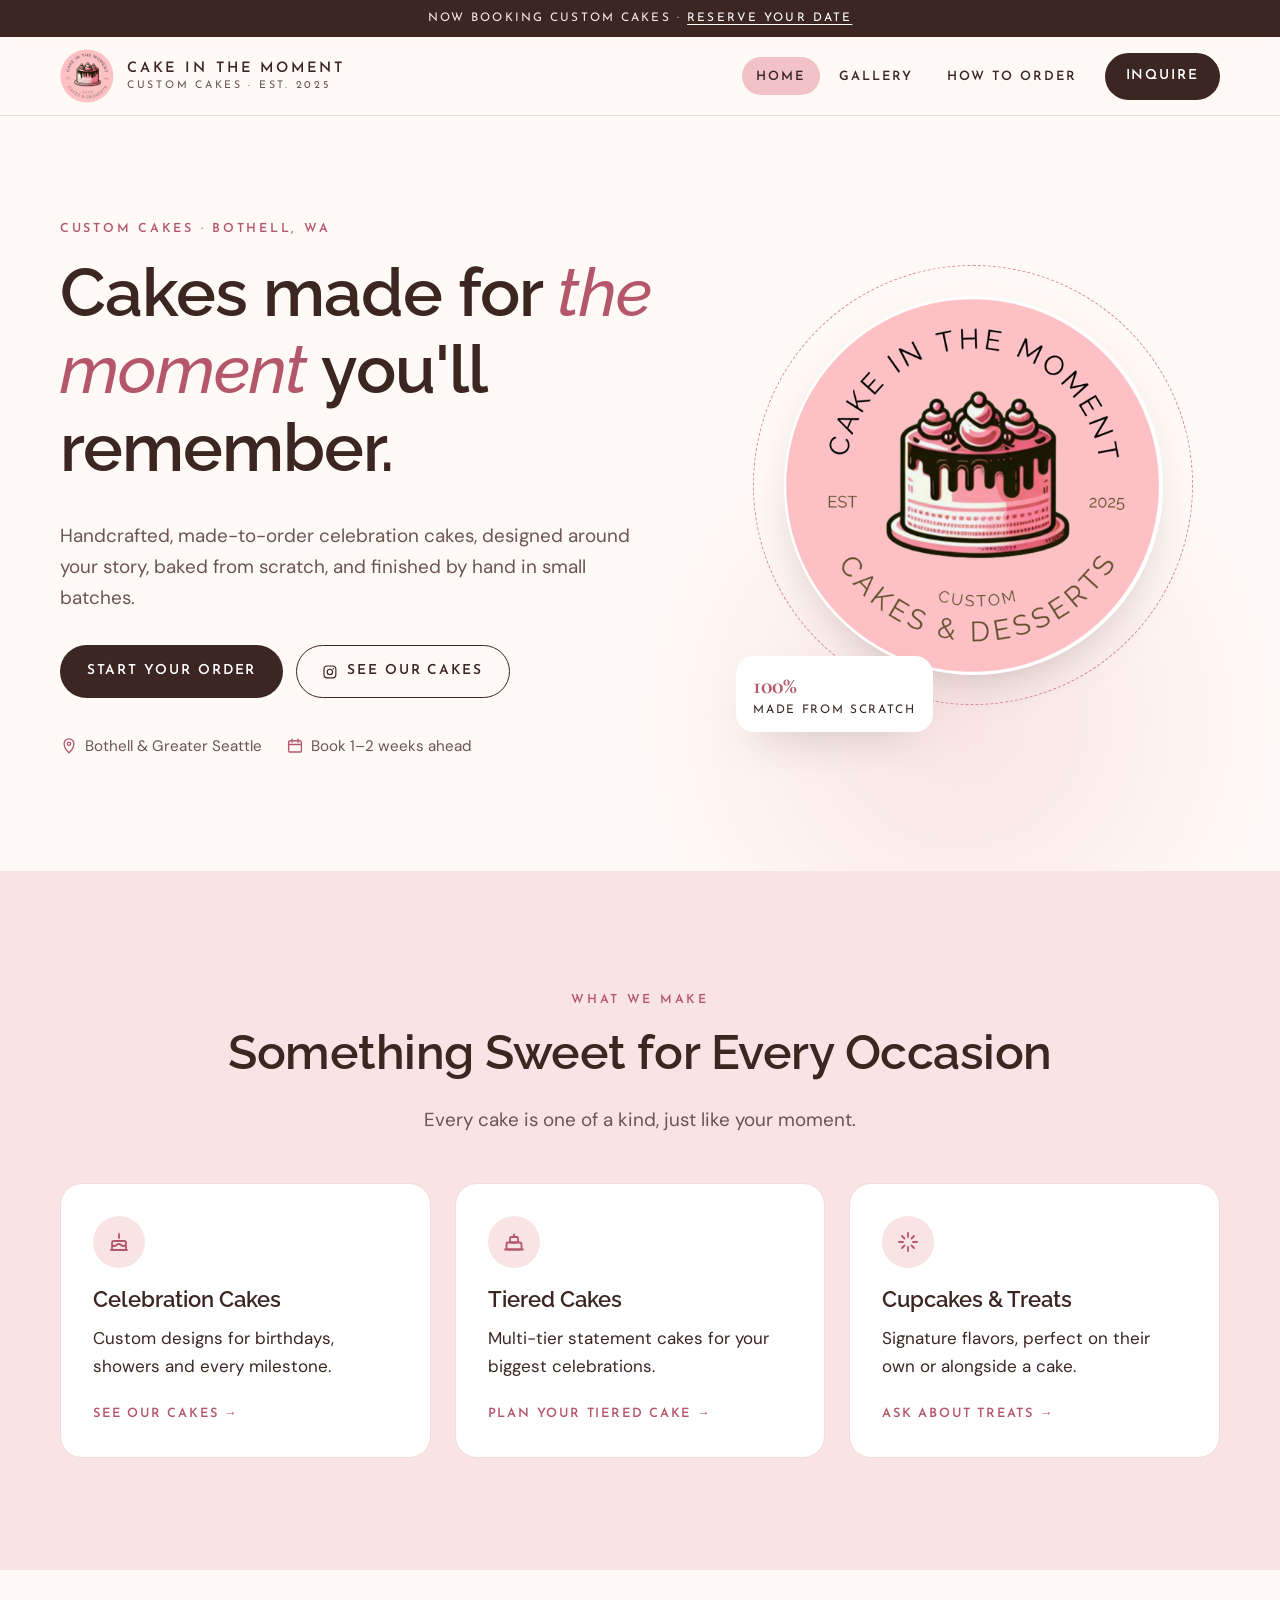
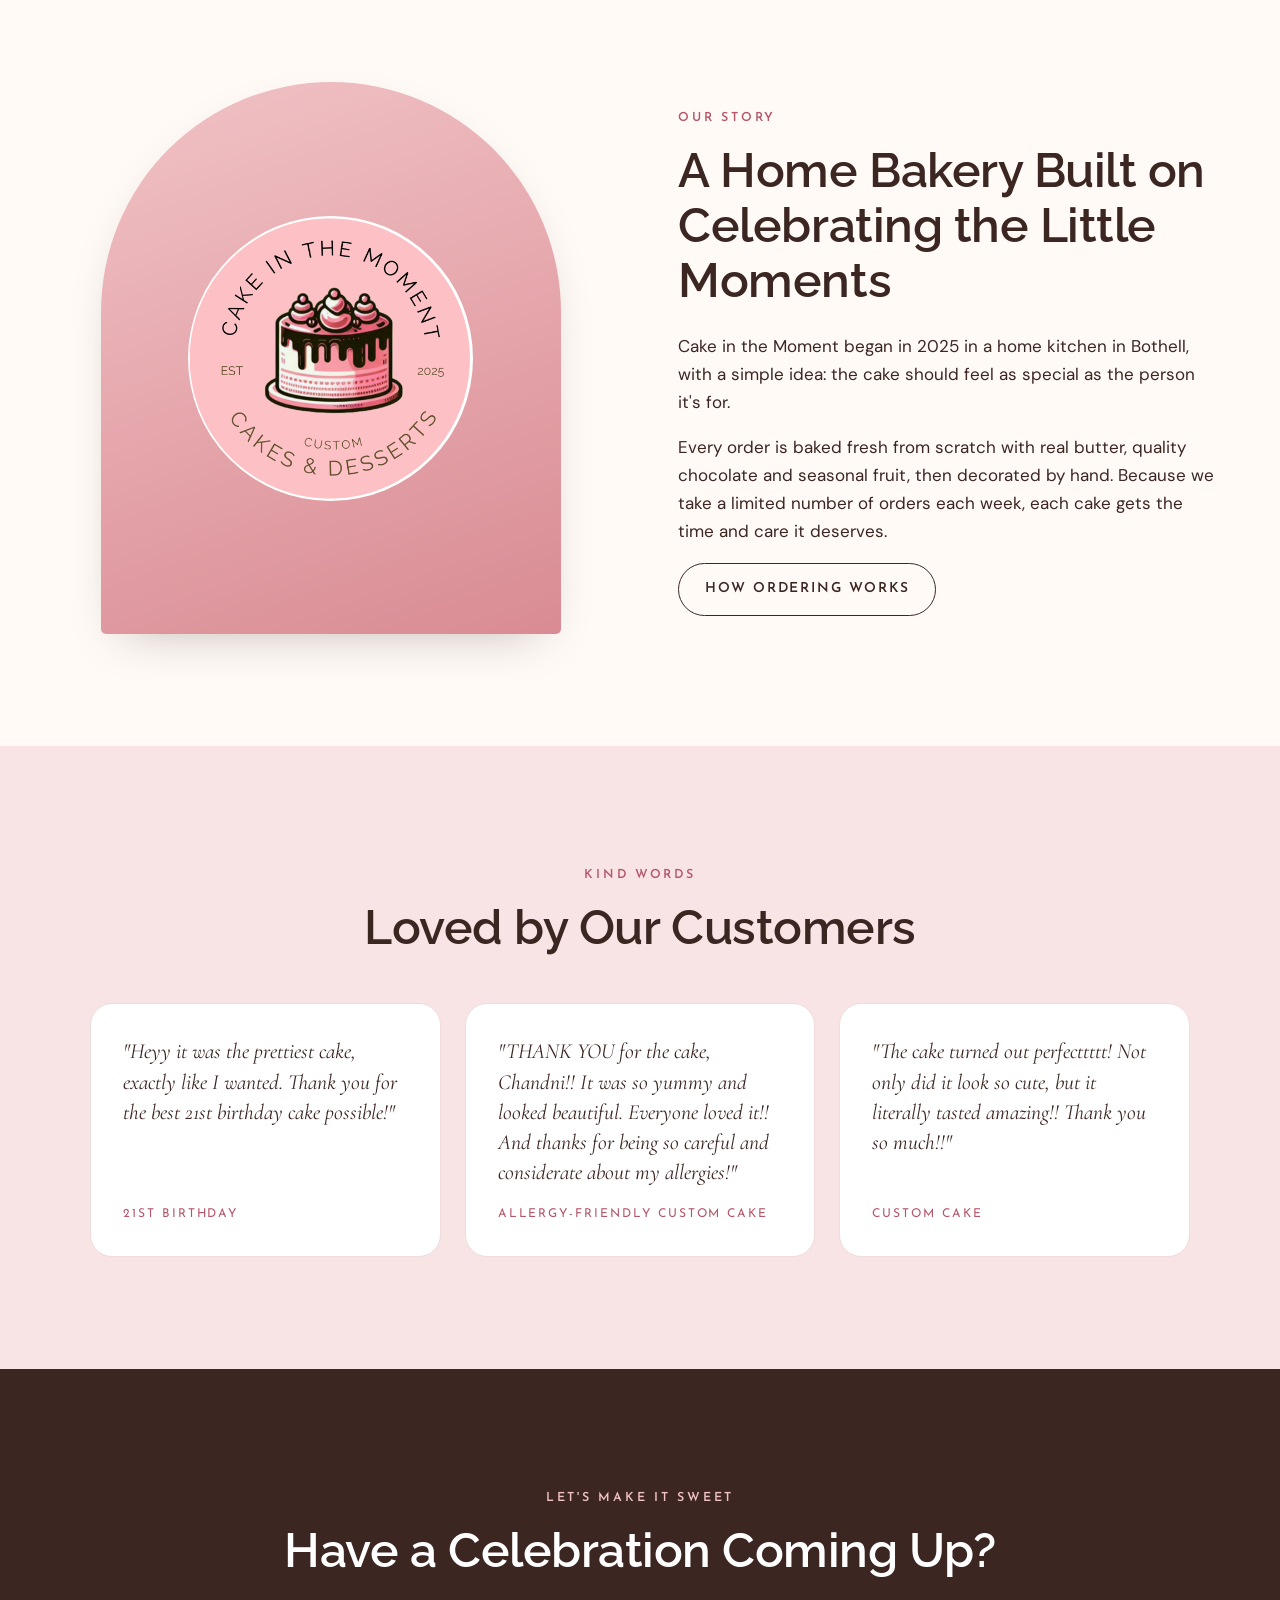
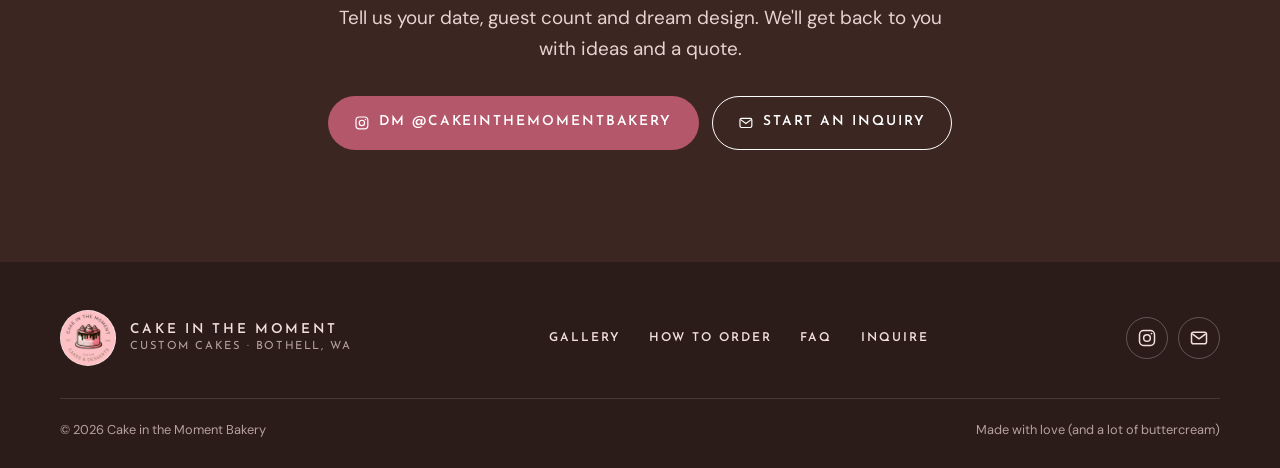
<file: index.html>
<!doctype html>
<html lang="en">
<head>
  <meta charset="UTF-8">
  <meta name="viewport" content="width=device-width, initial-scale=1, viewport-fit=cover">
  <title>Cake in the Moment | Custom Cakes in Bothell, WA</title>
  <meta name="description" content="Cake in the Moment is a home bakery in Bothell, WA creating custom celebration cakes, wedding cakes and cupcakes for the Greater Seattle area.">
  <meta name="theme-color" content="#f1c3c6">
  <link rel="canonical" href="https://cakeinthemomentbakery.com/">
  <meta property="og:type" content="website">
  <meta property="og:title" content="Cake in the Moment | Custom Cakes in Bothell, WA">
  <meta property="og:description" content="Cake in the Moment is a home bakery in Bothell, WA creating custom celebration cakes, wedding cakes and cupcakes for the Greater Seattle area.">
  <meta property="og:url" content="https://cakeinthemomentbakery.com/">
  <meta property="og:image" content="https://cakeinthemomentbakery.com/assets/logo.png">
  <link rel="icon" type="image/png" href="assets/logo.png">
  <link rel="apple-touch-icon" href="assets/logo.png">
  <link rel="preconnect" href="https://fonts.googleapis.com">
  <link rel="preconnect" href="https://fonts.gstatic.com" crossorigin>
  <link rel="stylesheet" href="https://fonts.googleapis.com/css2?family=Raleway:ital,wght@0,500;0,600;0,700;1,500;1,600&family=Cormorant+Garamond:ital,wght@0,500;0,600;1,500&family=DM+Sans:opsz,wght@9..40,400;9..40,500;9..40,700&family=Josefin+Sans:wght@400;600&display=swap">
  <link rel="stylesheet" href="css/styles.css?v=6">
  <script type="application/ld+json">
  {"@context":"https://schema.org","@type":"Bakery","name":"Cake in the Moment Bakery",
   "url":"https://cakeinthemomentbakery.com","logo":"https://cakeinthemomentbakery.com/assets/logo.png",
   "image":"https://cakeinthemomentbakery.com/assets/logo.png","foundingDate":"2025",
   "address":{"@type":"PostalAddress","addressLocality":"Bothell","addressRegion":"WA","addressCountry":"US"},
   "areaServed":"Greater Seattle Area","sameAs":["https://www.instagram.com/cakeinthemomentbakery/"]}
  </script>
</head>
<body>
  <a class="skip-link" href="#main">Skip to content</a>
  <div class="announce">Now booking custom cakes · <a href="inquire.html">Reserve your date</a></div>
  <header class="site-header">
    <nav class="wrap nav" aria-label="Main">
      <a class="brand" href="index.html">
        <img src="assets/logo.png" alt="" width="54" height="54">
        <span class="brand-name">Cake in the Moment<small>Custom Cakes · Est. 2025</small></span>
      </a>
      <button class="nav-toggle" aria-expanded="false" aria-controls="nav-links" aria-label="Menu">
        <svg viewBox="0 0 24 24" aria-hidden="true"><path d="M4 7h16M4 12h16M4 17h16" stroke="currentColor" stroke-width="2" stroke-linecap="round"/></svg>
      </button>
      <ul class="nav-links" id="nav-links">
        <li><a href="index.html" aria-current="page">Home</a></li>
        <li><a href="gallery.html">Gallery</a></li>
        <li><a href="order.html">How to Order</a></li>
        <li><a class="btn btn-primary" href="inquire.html">Inquire</a></li>
      </ul>
    </nav>
  </header>
  <main id="main">

    <section class="hero">
      <div class="wrap hero-grid">
        <div class="reveal">
          <span class="eyebrow">Custom cakes · Bothell, WA</span>
          <h1>Cakes made for <em>the moment</em> you'll remember.</h1>
          <p class="lede">Handcrafted, made-to-order celebration cakes, designed around your story, baked from scratch, and finished by hand in small batches.</p>
          <div class="btn-row">
            <a class="btn btn-primary" href="inquire.html">Start your order</a>
            <a class="btn btn-ghost" href="https://www.instagram.com/cakeinthemomentbakery/" target="_blank" rel="noopener"><svg viewBox="0 0 24 24" aria-hidden="true"><rect x="3" y="3" width="18" height="18" rx="5" fill="none" stroke="currentColor" stroke-width="1.8"/><circle cx="12" cy="12" r="4" fill="none" stroke="currentColor" stroke-width="1.8"/><circle cx="17.4" cy="6.7" r="1.1" fill="currentColor"/></svg> See our cakes</a>
          </div>
          <div class="hero-meta">
            <span><svg viewBox="0 0 24 24" aria-hidden="true"><path d="M12 21s6.5-5.9 6.5-12A6.5 6.5 0 1 0 5.5 9C5.5 15.1 12 21 12 21Z" fill="none" stroke="currentColor" stroke-width="1.8" stroke-linejoin="round"/><circle cx="12" cy="9" r="2.25" fill="none" stroke="currentColor" stroke-width="1.8"/></svg> Bothell &amp; Greater Seattle</span>
            <span><svg viewBox="0 0 24 24" aria-hidden="true"><rect x="3.5" y="5" width="17" height="15" rx="2.5" fill="none" stroke="currentColor" stroke-width="1.8"/><path d="M3.5 10h17M8 3v4M16 3v4" fill="none" stroke="currentColor" stroke-width="1.8" stroke-linecap="round"/></svg> Book 1–2 weeks ahead</span>
          </div>
        </div>
        <div class="hero-art reveal">
          <span class="ring" aria-hidden="true"></span>
          <img src="assets/logo.png" alt="Cake in the Moment, custom cakes, established 2025" width="280" height="280">
          <div class="hero-badge"><strong>100%</strong>Made from scratch</div>
        </div>
      </div>
    </section>

    <section class="section-blush">
      <div class="wrap">
        <div class="section-head center reveal">
          <span class="eyebrow">What we make</span>
          <h2>Something Sweet for Every Occasion</h2>
          <p class="lede">Every cake is one of a kind, just like your moment.</p>
        </div>
        <div class="grid grid-3">
          <article class="card reveal">
            <div class="icon"><svg viewBox="0 0 24 24" aria-hidden="true"><path d="M4 20h16M5 20v-7a2 2 0 0 1 2-2h10a2 2 0 0 1 2 2v7M5 15c1.5 1.3 3 1.3 4.5 0s3-1.3 4.5 0 3 1.3 4.5 0M12 8V5" fill="none" stroke="currentColor" stroke-width="1.8" stroke-linecap="round" stroke-linejoin="round"/><path d="M12 2.5c1 .9 1 1.8 0 2.4-1-.6-1-1.5 0-2.4Z" fill="currentColor"/></svg></div>
            <h3>Celebration Cakes</h3>
            <p>Custom designs for birthdays, showers and every milestone.</p>
            <a class="card-link" href="gallery.html">See our cakes →</a>
          </article>
          <article class="card reveal">
            <div class="icon"><svg viewBox="0 0 24 24" aria-hidden="true"><rect x="8" y="7" width="8" height="5.5" rx="1.2" fill="none" stroke="currentColor" stroke-width="1.8"/><rect x="4.5" y="12.5" width="15" height="7" rx="1.5" fill="none" stroke="currentColor" stroke-width="1.8"/><path d="M12 7V4.5M3 19.5h18" fill="none" stroke="currentColor" stroke-width="1.8" stroke-linecap="round"/></svg></div>
            <h3>Tiered Cakes</h3>
            <p>Multi-tier statement cakes for your biggest celebrations.</p>
            <a class="card-link" href="inquire.html">Plan your tiered cake →</a>
          </article>
          <article class="card reveal">
            <div class="icon"><svg viewBox="0 0 24 24" aria-hidden="true"><path d="M12 3v4M12 17v4M3 12h4M17 12h4M6 6l2.5 2.5M15.5 15.5 18 18M6 18l2.5-2.5M15.5 8.5 18 6" fill="none" stroke="currentColor" stroke-width="1.8" stroke-linecap="round"/></svg></div>
            <h3>Cupcakes &amp; Treats</h3>
            <p>Signature flavors, perfect on their own or alongside a cake.</p>
            <a class="card-link" href="inquire.html">Ask about treats →</a>
          </article>
        </div>
      </div>
    </section>

    <section>
      <div class="wrap split">
        <div class="split-art reveal"><img class="logo-mark" src="assets/logo.png" alt="" width="280" height="280"></div>
        <div class="reveal">
          <span class="eyebrow">Our story</span>
          <h2>A Home Bakery Built on Celebrating the Little Moments</h2>
          <p>Cake in the Moment began in 2025 in a home kitchen in Bothell, with a simple idea: the cake should feel as special as the person it's for.</p>
          <p>Every order is baked fresh from scratch with real butter, quality chocolate and seasonal fruit, then decorated by hand. Because we take a limited number of orders each week, each cake gets the time and care it deserves.</p>
          <div class="btn-row"><a class="btn btn-ghost" href="order.html">How ordering works</a></div>
        </div>
      </div>
    </section>



    <section class="section-blush">
      <div class="wrap">
        <div class="section-head center reveal">
          <span class="eyebrow">Kind words</span>
          <h2>Loved by Our Customers</h2>
        </div>
        <div class="quotes">
          <figure class="quote reveal">
            <!-- photo: <img class="quote-photo" src="assets/reviews/chapter-21.jpg" alt="Chapter 21 birthday cake" loading="lazy"> -->
            <blockquote>"Heyy it was the prettiest cake, exactly like I wanted. Thank you for the best 21st birthday cake possible!"</blockquote>
            <cite>21st Birthday</cite>
          </figure>
          <figure class="quote reveal">
            <!-- photo: <img class="quote-photo" src="assets/reviews/blue-shells.jpg" alt="Blue seashell cake" loading="lazy"> -->
            <blockquote>"THANK YOU for the cake, Chandni!! It was so yummy and looked beautiful. Everyone loved it!! And thanks for being so careful and considerate about my allergies!"</blockquote>
            <cite>Allergy-friendly custom cake</cite>
          </figure>
          <figure class="quote reveal">
            <blockquote>"The cake turned out perfecttttt! Not only did it look so cute, but it literally tasted amazing!! Thank you so much!!"</blockquote>
            <cite>Custom cake</cite>
          </figure>
        </div>
      </div>
    </section>

    <section class="section-cocoa cta-band">
      <div class="wrap reveal">
        <span class="eyebrow">Let's make it sweet</span>
        <h2>Have a Celebration Coming Up?</h2>
        <p class="lede">Tell us your date, guest count and dream design. We'll get back to you with ideas and a quote.</p>
        <div class="btn-row">
          <a class="btn btn-rose" href="https://ig.me/m/cakeinthemomentbakery" target="_blank" rel="noopener"><svg viewBox="0 0 24 24" aria-hidden="true"><rect x="3" y="3" width="18" height="18" rx="5" fill="none" stroke="currentColor" stroke-width="1.8"/><circle cx="12" cy="12" r="4" fill="none" stroke="currentColor" stroke-width="1.8"/><circle cx="17.4" cy="6.7" r="1.1" fill="currentColor"/></svg> DM @cakeinthemomentbakery</a>
          <a class="btn btn-ghost" href="inquire.html"><svg viewBox="0 0 24 24" aria-hidden="true"><rect x="3" y="5" width="18" height="14" rx="2.5" fill="none" stroke="currentColor" stroke-width="1.8"/><path d="m4 7 8 6 8-6" fill="none" stroke="currentColor" stroke-width="1.8" stroke-linejoin="round"/></svg> Start an inquiry</a>
        </div>
      </div>
    </section>
  </main>

  <footer class="site-footer">
    <div class="wrap">
      <div class="footer-main">
        <a class="footer-brand" href="index.html">
          <img src="assets/logo.png" alt="" width="56" height="56">
          <span>Cake in the Moment<small>Custom cakes · Bothell, WA</small></span>
        </a>
        <nav class="footer-links" aria-label="Footer">
          <a href="gallery.html">Gallery</a>
          <a href="order.html">How to Order</a>
          <a href="order.html#faq">FAQ</a>
          <a href="inquire.html">Inquire</a>
        </nav>
        <div class="footer-social">
          <a href="https://www.instagram.com/cakeinthemomentbakery/" target="_blank" rel="noopener" aria-label="Instagram: @cakeinthemomentbakery"><svg viewBox="0 0 24 24" aria-hidden="true"><rect x="3" y="3" width="18" height="18" rx="5" fill="none" stroke="currentColor" stroke-width="1.8"/><circle cx="12" cy="12" r="4" fill="none" stroke="currentColor" stroke-width="1.8"/><circle cx="17.4" cy="6.7" r="1.1" fill="currentColor"/></svg></a>
          <a href="mailto:cakinthemomentbakery@gmail.com" aria-label="Email cakinthemomentbakery@gmail.com"><svg viewBox="0 0 24 24" aria-hidden="true"><rect x="3" y="5" width="18" height="14" rx="2.5" fill="none" stroke="currentColor" stroke-width="1.8"/><path d="m4 7 8 6 8-6" fill="none" stroke="currentColor" stroke-width="1.8" stroke-linejoin="round"/></svg></a>
        </div>
      </div>
      <div class="footer-bottom">
        <span>© <span data-year>2026</span> Cake in the Moment Bakery</span>
        <span>Made with love (and a lot of buttercream)</span>
      </div>
    </div>
  </footer>
  <script src="js/main.js?v=3" defer></script>
</body>
</html>
</file>
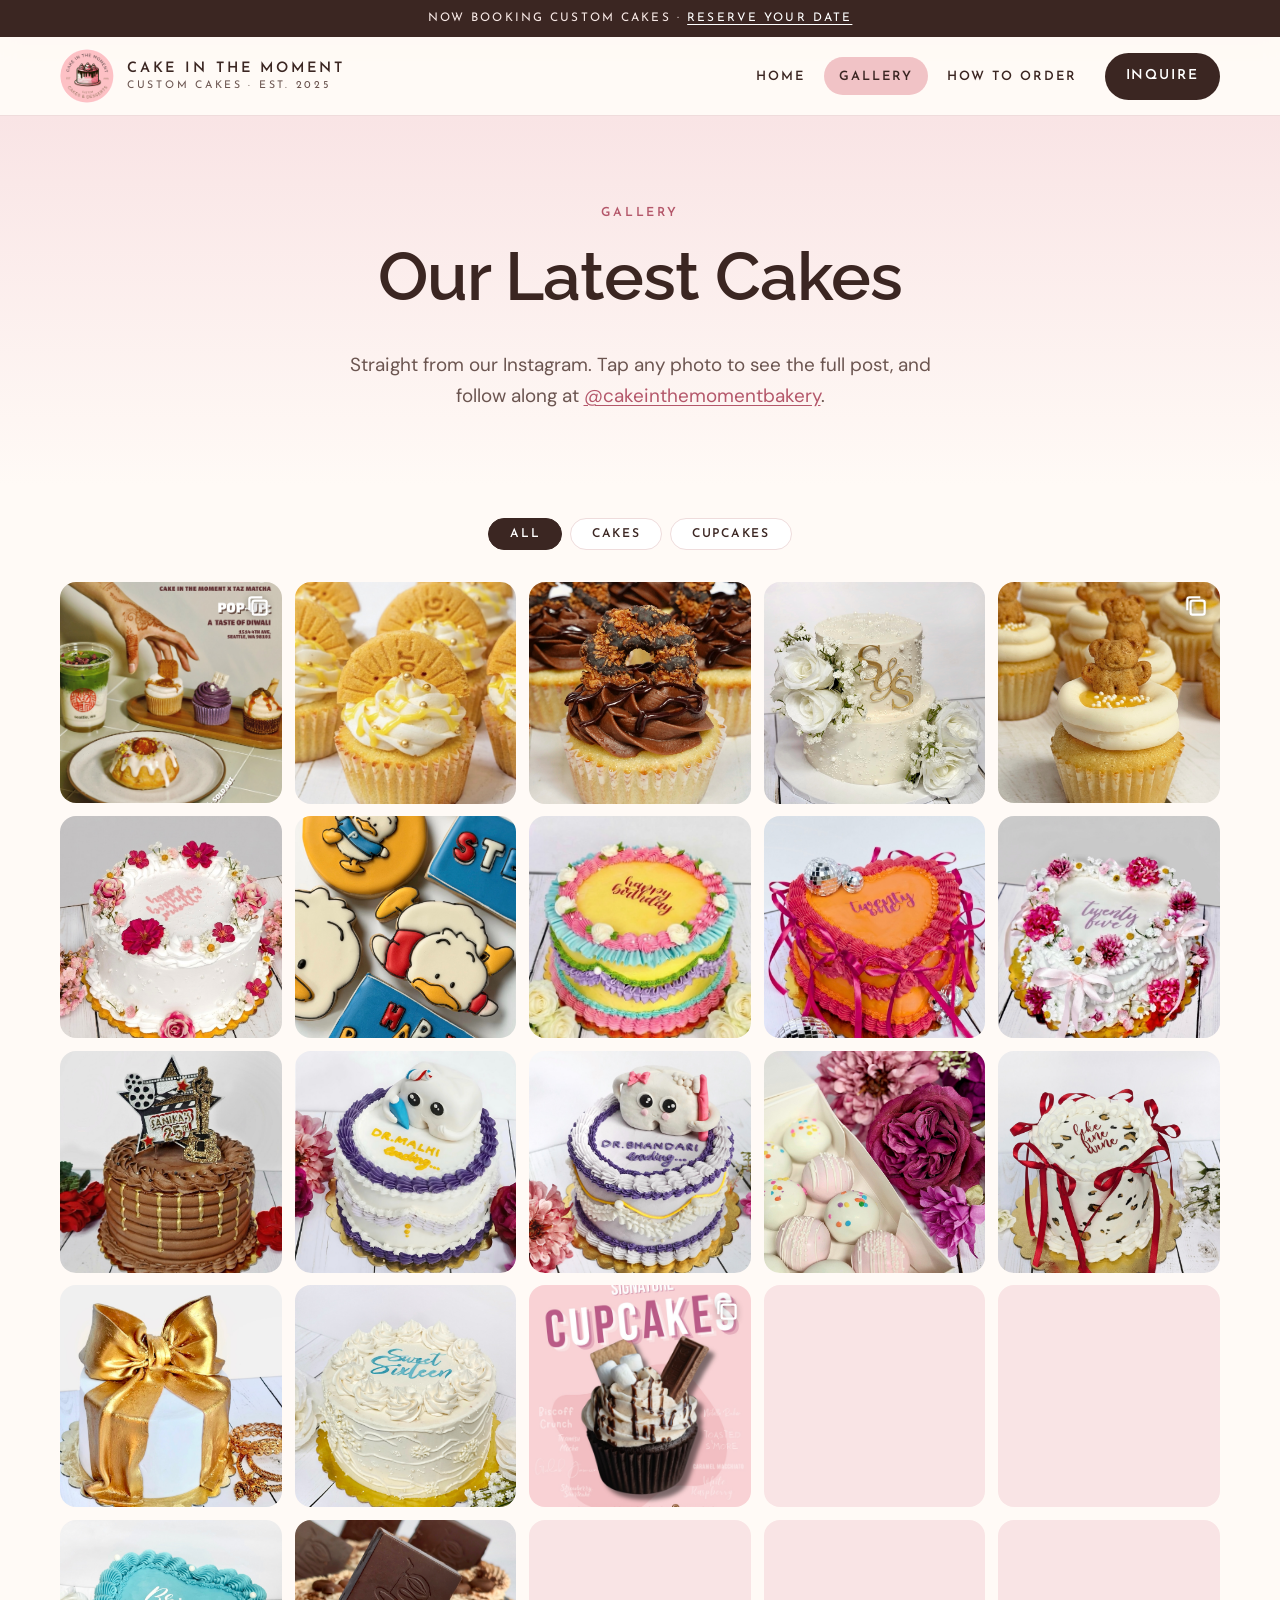
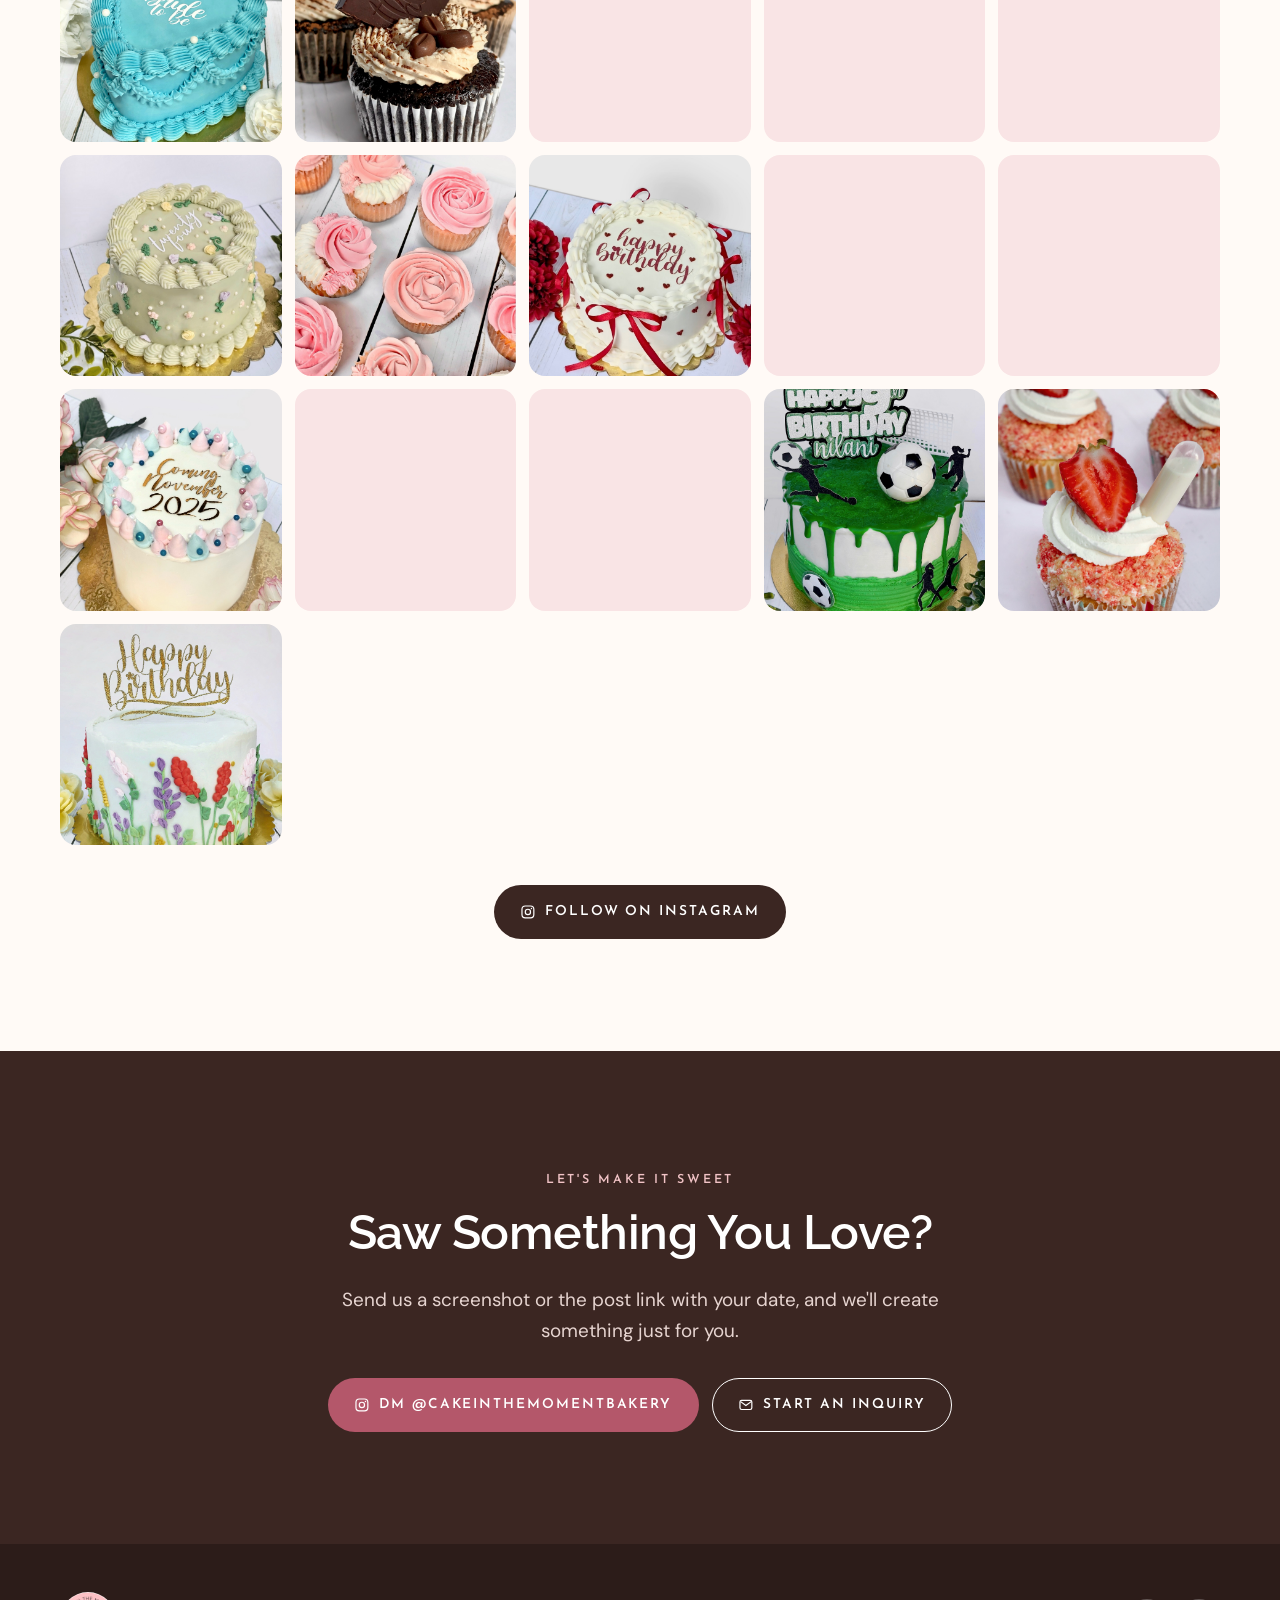
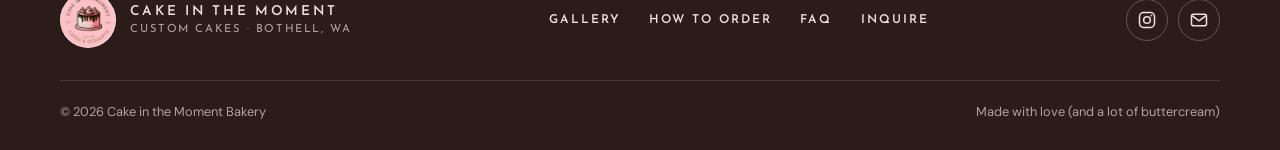
<file: gallery.html>
<!doctype html>
<html lang="en">
<head>
  <meta charset="UTF-8">
  <meta name="viewport" content="width=device-width, initial-scale=1, viewport-fit=cover">
  <title>Gallery | Cake in the Moment</title>
  <meta name="description" content="See recent custom cakes from Cake in the Moment, pulled straight from our Instagram @cakeinthemomentbakery.">
  <meta name="theme-color" content="#f1c3c6">
  <link rel="canonical" href="https://cakeinthemomentbakery.com/gallery.html">
  <meta property="og:type" content="website">
  <meta property="og:title" content="Gallery | Cake in the Moment">
  <meta property="og:description" content="See recent custom cakes from Cake in the Moment, pulled straight from our Instagram @cakeinthemomentbakery.">
  <meta property="og:url" content="https://cakeinthemomentbakery.com/gallery.html">
  <meta property="og:image" content="https://cakeinthemomentbakery.com/assets/logo.png">
  <link rel="icon" type="image/png" href="assets/logo.png">
  <link rel="apple-touch-icon" href="assets/logo.png">
  <link rel="preconnect" href="https://fonts.googleapis.com">
  <link rel="preconnect" href="https://fonts.gstatic.com" crossorigin>
  <link rel="stylesheet" href="https://fonts.googleapis.com/css2?family=Raleway:ital,wght@0,500;0,600;0,700;1,500;1,600&family=Cormorant+Garamond:ital,wght@0,500;0,600;1,500&family=DM+Sans:opsz,wght@9..40,400;9..40,500;9..40,700&family=Josefin+Sans:wght@400;600&display=swap">
  <link rel="stylesheet" href="css/styles.css?v=6">
</head>
<body>
  <a class="skip-link" href="#main">Skip to content</a>
  <div class="announce">Now booking custom cakes · <a href="inquire.html">Reserve your date</a></div>
  <header class="site-header">
    <nav class="wrap nav" aria-label="Main">
      <a class="brand" href="index.html">
        <img src="assets/logo.png" alt="" width="54" height="54">
        <span class="brand-name">Cake in the Moment<small>Custom Cakes · Est. 2025</small></span>
      </a>
      <button class="nav-toggle" aria-expanded="false" aria-controls="nav-links" aria-label="Menu">
        <svg viewBox="0 0 24 24" aria-hidden="true"><path d="M4 7h16M4 12h16M4 17h16" stroke="currentColor" stroke-width="2" stroke-linecap="round"/></svg>
      </button>
      <ul class="nav-links" id="nav-links">
        <li><a href="index.html">Home</a></li>
        <li><a href="gallery.html" aria-current="page">Gallery</a></li>
        <li><a href="order.html">How to Order</a></li>
        <li><a class="btn btn-primary" href="inquire.html">Inquire</a></li>
      </ul>
    </nav>
  </header>
  <main id="main">

    <section class="page-hero">
      <div class="wrap">
        <span class="eyebrow">Gallery</span>
        <h1>Our Latest Cakes</h1>
        <p class="lede">Straight from our Instagram. Tap any photo to see the full post, and follow along at <a href="https://www.instagram.com/cakeinthemomentbakery/" target="_blank" rel="noopener">@cakeinthemomentbakery</a>.</p>
      </div>
    </section>

    <section style="padding-top:2rem">
      <div class="wrap">
        <div class="filter-bar" role="group" aria-label="Filter photos">
          <button type="button" aria-pressed="true" data-filter="">All</button>
          <button type="button" aria-pressed="false" data-filter="cake">Cakes</button>
          <button type="button" aria-pressed="false" data-filter="cupcake">Cupcakes</button>
        </div>
        <div class="ig-grid" data-ig-feed data-filterable data-limit="36" aria-live="polite"></div>
        <div class="btn-row" style="justify-content:center;margin-top:2.5rem">
          <a class="btn btn-primary" href="https://www.instagram.com/cakeinthemomentbakery/" target="_blank" rel="noopener"><svg viewBox="0 0 24 24" aria-hidden="true"><rect x="3" y="3" width="18" height="18" rx="5" fill="none" stroke="currentColor" stroke-width="1.8"/><circle cx="12" cy="12" r="4" fill="none" stroke="currentColor" stroke-width="1.8"/><circle cx="17.4" cy="6.7" r="1.1" fill="currentColor"/></svg> Follow on Instagram</a>
        </div>
      </div>
    </section>

    <section class="section-cocoa cta-band">
      <div class="wrap reveal">
        <span class="eyebrow">Let's make it sweet</span>
        <h2>Saw Something You Love?</h2>
        <p class="lede">Send us a screenshot or the post link with your date, and we'll create something just for you.</p>
        <div class="btn-row">
          <a class="btn btn-rose" href="https://ig.me/m/cakeinthemomentbakery" target="_blank" rel="noopener"><svg viewBox="0 0 24 24" aria-hidden="true"><rect x="3" y="3" width="18" height="18" rx="5" fill="none" stroke="currentColor" stroke-width="1.8"/><circle cx="12" cy="12" r="4" fill="none" stroke="currentColor" stroke-width="1.8"/><circle cx="17.4" cy="6.7" r="1.1" fill="currentColor"/></svg> DM @cakeinthemomentbakery</a>
          <a class="btn btn-ghost" href="inquire.html"><svg viewBox="0 0 24 24" aria-hidden="true"><rect x="3" y="5" width="18" height="14" rx="2.5" fill="none" stroke="currentColor" stroke-width="1.8"/><path d="m4 7 8 6 8-6" fill="none" stroke="currentColor" stroke-width="1.8" stroke-linejoin="round"/></svg> Start an inquiry</a>
        </div>
      </div>
    </section>
  </main>

  <footer class="site-footer">
    <div class="wrap">
      <div class="footer-main">
        <a class="footer-brand" href="index.html">
          <img src="assets/logo.png" alt="" width="56" height="56">
          <span>Cake in the Moment<small>Custom cakes · Bothell, WA</small></span>
        </a>
        <nav class="footer-links" aria-label="Footer">
          <a href="gallery.html">Gallery</a>
          <a href="order.html">How to Order</a>
          <a href="order.html#faq">FAQ</a>
          <a href="inquire.html">Inquire</a>
        </nav>
        <div class="footer-social">
          <a href="https://www.instagram.com/cakeinthemomentbakery/" target="_blank" rel="noopener" aria-label="Instagram: @cakeinthemomentbakery"><svg viewBox="0 0 24 24" aria-hidden="true"><rect x="3" y="3" width="18" height="18" rx="5" fill="none" stroke="currentColor" stroke-width="1.8"/><circle cx="12" cy="12" r="4" fill="none" stroke="currentColor" stroke-width="1.8"/><circle cx="17.4" cy="6.7" r="1.1" fill="currentColor"/></svg></a>
          <a href="mailto:cakinthemomentbakery@gmail.com" aria-label="Email cakinthemomentbakery@gmail.com"><svg viewBox="0 0 24 24" aria-hidden="true"><rect x="3" y="5" width="18" height="14" rx="2.5" fill="none" stroke="currentColor" stroke-width="1.8"/><path d="m4 7 8 6 8-6" fill="none" stroke="currentColor" stroke-width="1.8" stroke-linejoin="round"/></svg></a>
        </div>
      </div>
      <div class="footer-bottom">
        <span>© <span data-year>2026</span> Cake in the Moment Bakery</span>
        <span>Made with love (and a lot of buttercream)</span>
      </div>
    </div>
  </footer>
  <script src="js/main.js?v=3" defer></script>
</body>
</html>
</file>
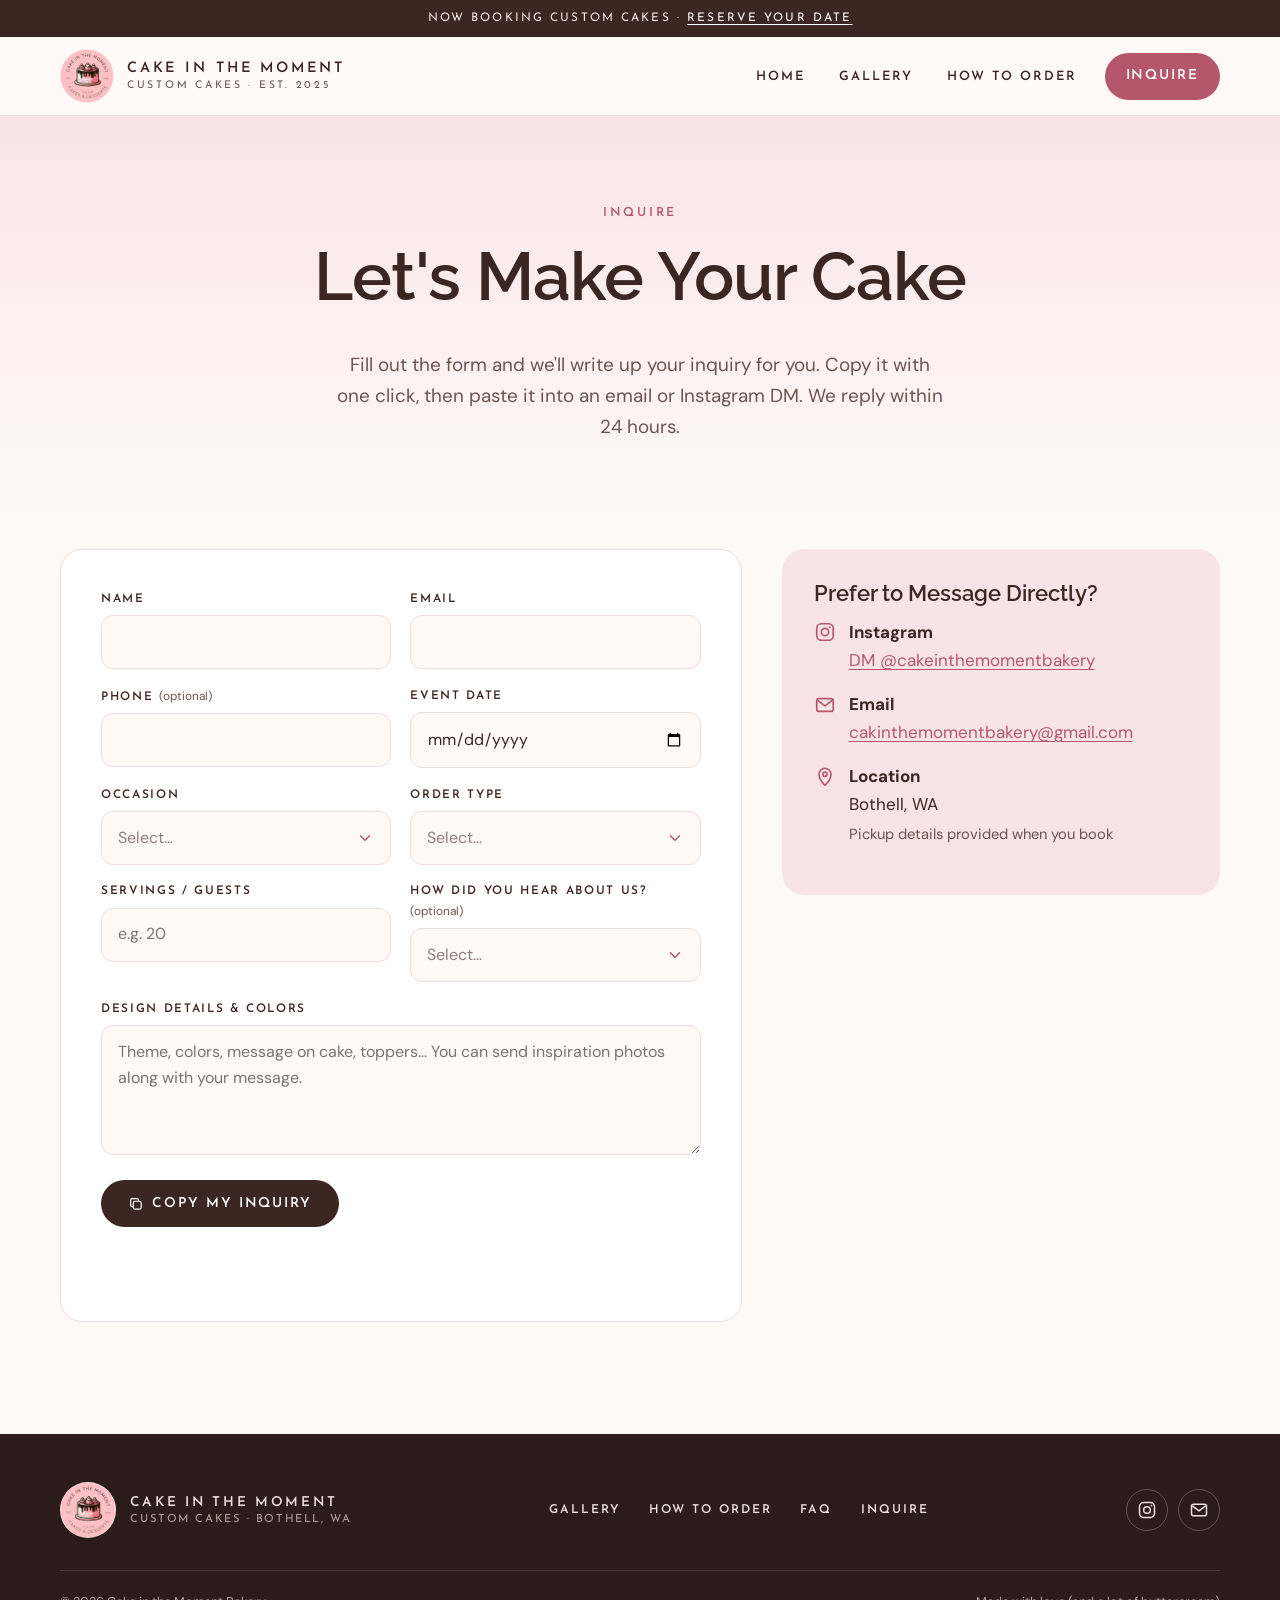
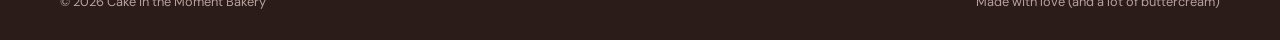
<file: inquire.html>
<!doctype html>
<html lang="en">
<head>
  <meta charset="UTF-8">
  <meta name="viewport" content="width=device-width, initial-scale=1, viewport-fit=cover">
  <title>Inquire | Cake in the Moment</title>
  <meta name="description" content="Request a custom cake quote from Cake in the Moment via email or Instagram DM.">
  <meta name="theme-color" content="#f1c3c6">
  <link rel="canonical" href="https://cakeinthemomentbakery.com/inquire.html">
  <meta property="og:type" content="website">
  <meta property="og:title" content="Inquire | Cake in the Moment">
  <meta property="og:description" content="Request a custom cake quote from Cake in the Moment via email or Instagram DM.">
  <meta property="og:url" content="https://cakeinthemomentbakery.com/inquire.html">
  <meta property="og:image" content="https://cakeinthemomentbakery.com/assets/logo.png">
  <link rel="icon" type="image/png" href="assets/logo.png">
  <link rel="apple-touch-icon" href="assets/logo.png">
  <link rel="preconnect" href="https://fonts.googleapis.com">
  <link rel="preconnect" href="https://fonts.gstatic.com" crossorigin>
  <link rel="stylesheet" href="https://fonts.googleapis.com/css2?family=Raleway:ital,wght@0,500;0,600;0,700;1,500;1,600&family=Cormorant+Garamond:ital,wght@0,500;0,600;1,500&family=DM+Sans:opsz,wght@9..40,400;9..40,500;9..40,700&family=Josefin+Sans:wght@400;600&display=swap">
  <link rel="stylesheet" href="css/styles.css?v=6">
</head>
<body>
  <a class="skip-link" href="#main">Skip to content</a>
  <div class="announce">Now booking custom cakes · <a href="inquire.html">Reserve your date</a></div>
  <header class="site-header">
    <nav class="wrap nav" aria-label="Main">
      <a class="brand" href="index.html">
        <img src="assets/logo.png" alt="" width="54" height="54">
        <span class="brand-name">Cake in the Moment<small>Custom Cakes · Est. 2025</small></span>
      </a>
      <button class="nav-toggle" aria-expanded="false" aria-controls="nav-links" aria-label="Menu">
        <svg viewBox="0 0 24 24" aria-hidden="true"><path d="M4 7h16M4 12h16M4 17h16" stroke="currentColor" stroke-width="2" stroke-linecap="round"/></svg>
      </button>
      <ul class="nav-links" id="nav-links">
        <li><a href="index.html">Home</a></li>
        <li><a href="gallery.html">Gallery</a></li>
        <li><a href="order.html">How to Order</a></li>
        <li><a class="btn btn-primary" href="inquire.html" aria-current="page">Inquire</a></li>
      </ul>
    </nav>
  </header>
  <main id="main">

    <section class="page-hero">
      <div class="wrap">
        <span class="eyebrow">Inquire</span>
        <h1>Let's Make Your Cake</h1>
        <p class="lede">Fill out the form and we'll write up your inquiry for you. Copy it with one click, then paste it into an email or Instagram DM. We reply within 24 hours.</p>
      </div>
    </section>

    <section style="padding-top:2rem">
      <div class="wrap contact-grid">
        <form class="form-card reveal" id="inquiry-form" novalidate>
          <div class="form-grid">
            <div class="field"><label for="f-name">Name</label><input id="f-name" name="name" autocomplete="name" required></div>
            <div class="field"><label for="f-email">Email</label><input id="f-email" name="email" type="email" autocomplete="email" required></div>
            <div class="field"><label for="f-phone">Phone <span class="opt">(optional)</span></label><input id="f-phone" name="phone" type="tel" autocomplete="tel"></div>
            <div class="field"><label for="f-date">Event date</label><input id="f-date" name="date" type="date" required></div>
            <div class="field">
              <label for="f-occasion">Occasion</label>
              <select id="f-occasion" name="occasion" required>
                <option value="">Select…</option>
                <option>Birthday</option><option>Wedding</option><option>Anniversary</option>
                <option>Baby Shower / Gender Reveal</option><option>Bridal Shower</option>
                <option>Graduation</option><option>Holiday</option><option>Other</option>
              </select>
            </div>
            <div class="field">
              <label for="f-type">Order type</label>
              <select id="f-type" name="type" required>
                <option value="">Select…</option>
                <option>Cake</option><option>Cupcakes</option><option>Royal Icing Cookies</option>
              </select>
            </div>
            <div class="field"><label for="f-servings">Servings / guests</label><input id="f-servings" name="servings" inputmode="numeric" placeholder="e.g. 20" required></div>
            <div class="field">
              <label for="f-referral">How did you hear about us? <span class="opt">(optional)</span></label>
              <select id="f-referral" name="referral">
                <option value="">Select…</option><option>Instagram</option><option>TikTok</option><option>Friend or Family</option><option>Google</option><option>Past Customer</option><option>Other</option>
              </select>
            </div>
            <div class="field full"><label for="f-details">Design details &amp; colors</label><textarea id="f-details" name="details" placeholder="Theme, colors, message on cake, toppers… You can send inspiration photos along with your message."></textarea></div>
          </div>
          <div class="form-actions">
            <button class="btn btn-primary" type="submit"><svg viewBox="0 0 24 24" aria-hidden="true"><rect x="8" y="8" width="12" height="12" rx="2.5" fill="none" stroke="currentColor" stroke-width="1.8"/><path d="M16 8V6.5A2.5 2.5 0 0 0 13.5 4h-7A2.5 2.5 0 0 0 4 6.5v7A2.5 2.5 0 0 0 6.5 16H8" fill="none" stroke="currentColor" stroke-width="1.8"/></svg> Copy my inquiry</button>
          </div>
          <p class="form-status" role="status"></p>

          <div class="message-panel" hidden>
            <div class="message-head">
              <span class="eyebrow">Your message</span>
              <button class="copy-again" type="button">Copy again</button>
            </div>
            <textarea class="message-preview" readonly aria-label="Your inquiry message"></textarea>
            <ol class="message-steps">
              <li>Paste it into an email to <strong>cakinthemomentbakery@gmail.com</strong> or a DM to <strong>@cakeinthemomentbakery</strong> on Instagram.</li>
              <li>Attach 2–3 inspiration photos if you have them.</li>
              <li>Hit send. We'll reply within 24 hours!</li>
            </ol>
          </div>
        </form>

        <aside>
          <div class="side-card reveal">
            <h3>Prefer to Message Directly?</h3>
            <div class="contact-line"><svg viewBox="0 0 24 24" aria-hidden="true"><rect x="3" y="3" width="18" height="18" rx="5" fill="none" stroke="currentColor" stroke-width="1.8"/><circle cx="12" cy="12" r="4" fill="none" stroke="currentColor" stroke-width="1.8"/><circle cx="17.4" cy="6.7" r="1.1" fill="currentColor"/></svg><div><strong>Instagram</strong><br><a href="https://ig.me/m/cakeinthemomentbakery" target="_blank" rel="noopener">DM @cakeinthemomentbakery</a></div></div>
            <div class="contact-line"><svg viewBox="0 0 24 24" aria-hidden="true"><rect x="3" y="5" width="18" height="14" rx="2.5" fill="none" stroke="currentColor" stroke-width="1.8"/><path d="m4 7 8 6 8-6" fill="none" stroke="currentColor" stroke-width="1.8" stroke-linejoin="round"/></svg><div><strong>Email</strong><br><a href="mailto:cakinthemomentbakery@gmail.com?subject=Cake%20Inquiry">cakinthemomentbakery@gmail.com</a></div></div>
            <div class="contact-line"><svg viewBox="0 0 24 24" aria-hidden="true"><path d="M12 21s6.5-5.9 6.5-12A6.5 6.5 0 1 0 5.5 9C5.5 15.1 12 21 12 21Z" fill="none" stroke="currentColor" stroke-width="1.8" stroke-linejoin="round"/><circle cx="12" cy="9" r="2.25" fill="none" stroke="currentColor" stroke-width="1.8"/></svg><div><strong>Location</strong><br>Bothell, WA<br><span class="opt-note">Pickup details provided when you book</span></div></div>
          </div>
        </aside>
      </div>
    </section>
  </main>

  <footer class="site-footer">
    <div class="wrap">
      <div class="footer-main">
        <a class="footer-brand" href="index.html">
          <img src="assets/logo.png" alt="" width="56" height="56">
          <span>Cake in the Moment<small>Custom cakes · Bothell, WA</small></span>
        </a>
        <nav class="footer-links" aria-label="Footer">
          <a href="gallery.html">Gallery</a>
          <a href="order.html">How to Order</a>
          <a href="order.html#faq">FAQ</a>
          <a href="inquire.html">Inquire</a>
        </nav>
        <div class="footer-social">
          <a href="https://www.instagram.com/cakeinthemomentbakery/" target="_blank" rel="noopener" aria-label="Instagram: @cakeinthemomentbakery"><svg viewBox="0 0 24 24" aria-hidden="true"><rect x="3" y="3" width="18" height="18" rx="5" fill="none" stroke="currentColor" stroke-width="1.8"/><circle cx="12" cy="12" r="4" fill="none" stroke="currentColor" stroke-width="1.8"/><circle cx="17.4" cy="6.7" r="1.1" fill="currentColor"/></svg></a>
          <a href="mailto:cakinthemomentbakery@gmail.com" aria-label="Email cakinthemomentbakery@gmail.com"><svg viewBox="0 0 24 24" aria-hidden="true"><rect x="3" y="5" width="18" height="14" rx="2.5" fill="none" stroke="currentColor" stroke-width="1.8"/><path d="m4 7 8 6 8-6" fill="none" stroke="currentColor" stroke-width="1.8" stroke-linejoin="round"/></svg></a>
        </div>
      </div>
      <div class="footer-bottom">
        <span>© <span data-year>2026</span> Cake in the Moment Bakery</span>
        <span>Made with love (and a lot of buttercream)</span>
      </div>
    </div>
  </footer>
  <script src="js/main.js?v=3" defer></script>
</body>
</html>
</file>
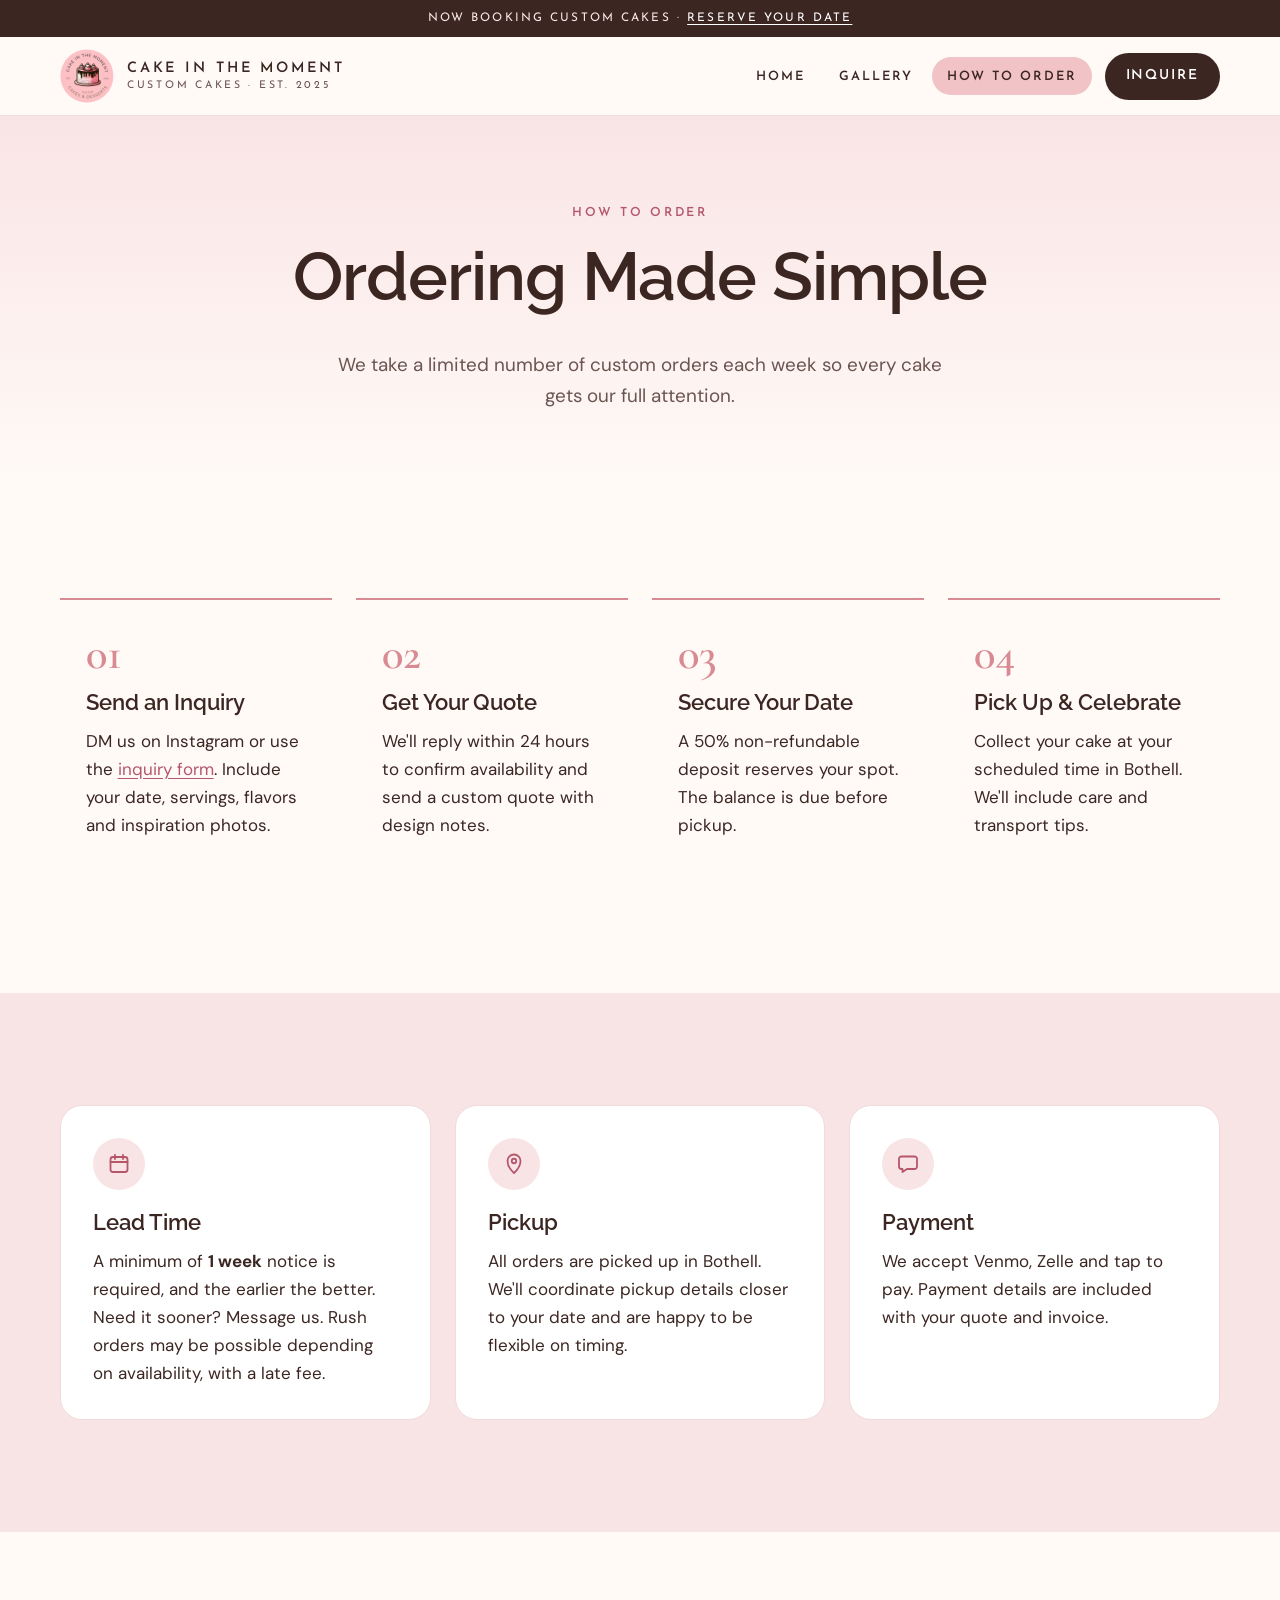
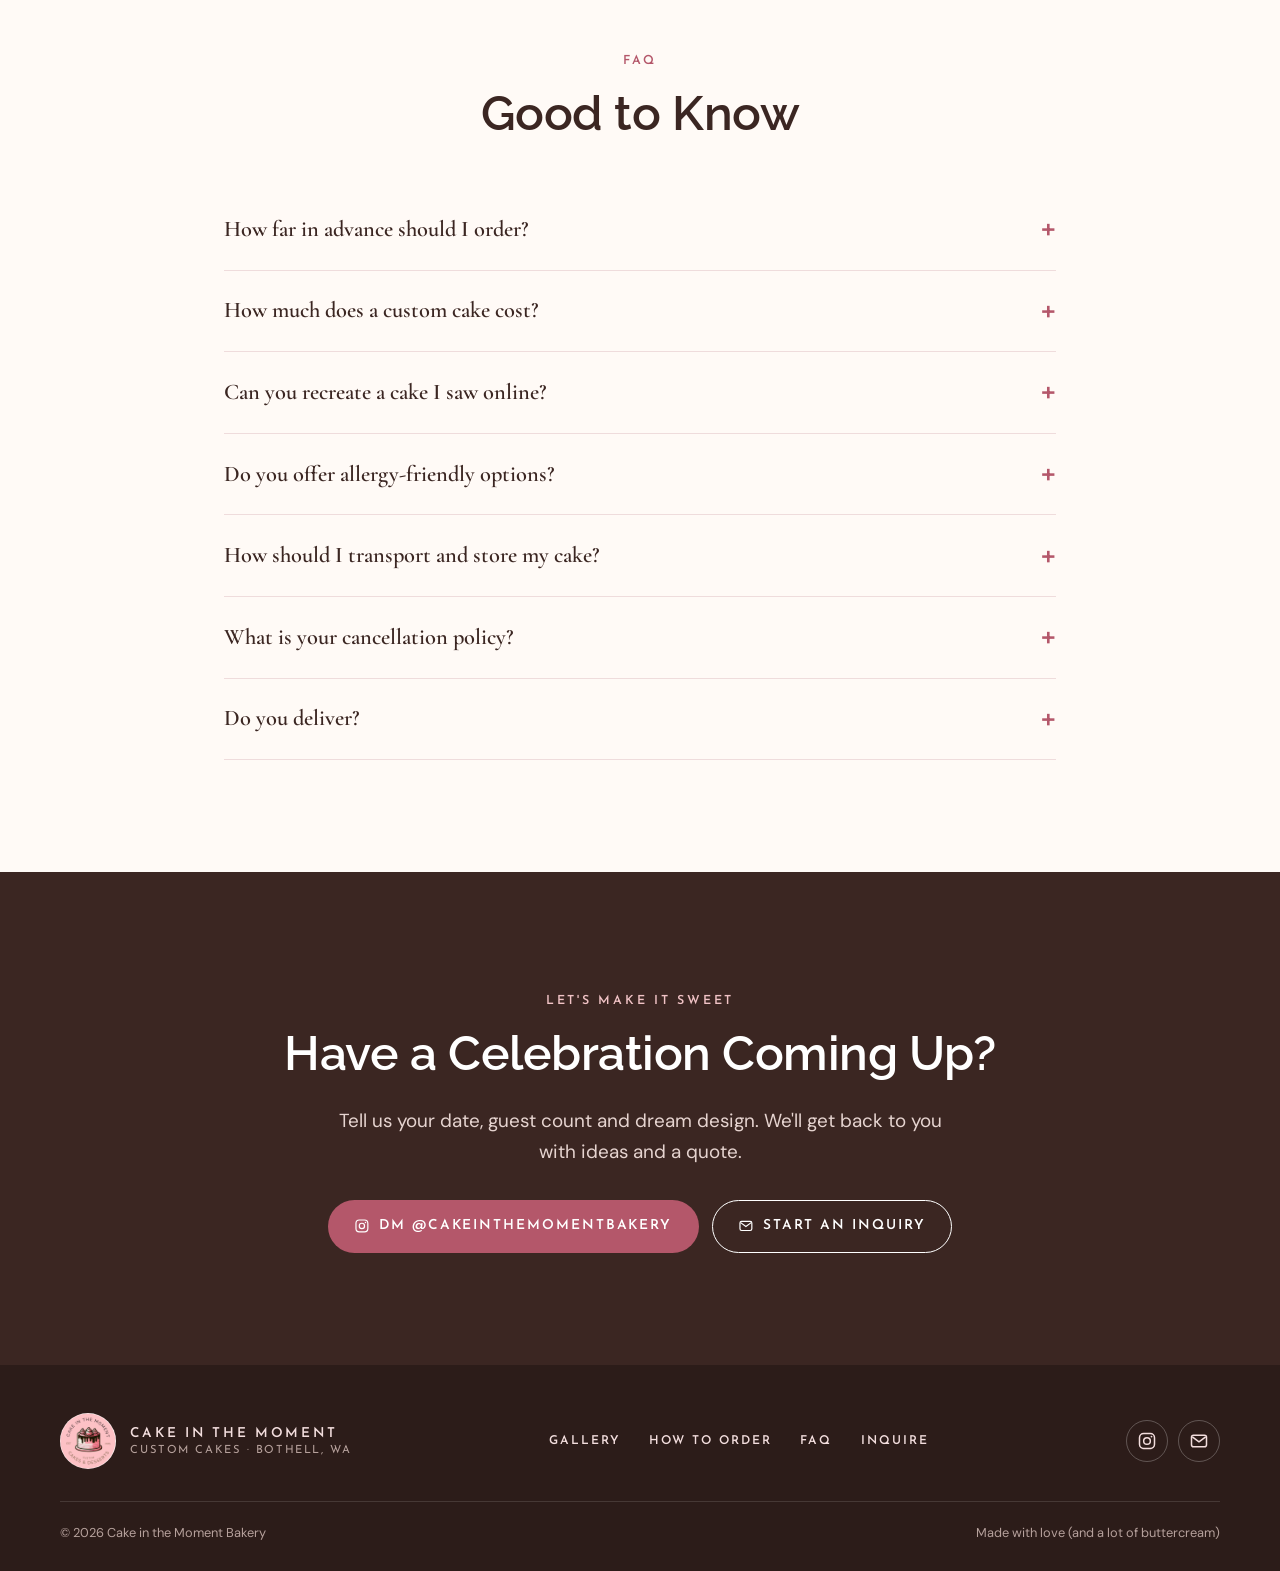
<file: order.html>
<!doctype html>
<html lang="en">
<head>
  <meta charset="UTF-8">
  <meta name="viewport" content="width=device-width, initial-scale=1, viewport-fit=cover">
  <title>How to Order | Cake in the Moment</title>
  <meta name="description" content="How to order a custom cake from Cake in the Moment: lead times, deposits, pickup and FAQ.">
  <meta name="theme-color" content="#f1c3c6">
  <link rel="canonical" href="https://cakeinthemomentbakery.com/order.html">
  <meta property="og:type" content="website">
  <meta property="og:title" content="How to Order | Cake in the Moment">
  <meta property="og:description" content="How to order a custom cake from Cake in the Moment: lead times, deposits, pickup and FAQ.">
  <meta property="og:url" content="https://cakeinthemomentbakery.com/order.html">
  <meta property="og:image" content="https://cakeinthemomentbakery.com/assets/logo.png">
  <link rel="icon" type="image/png" href="assets/logo.png">
  <link rel="apple-touch-icon" href="assets/logo.png">
  <link rel="preconnect" href="https://fonts.googleapis.com">
  <link rel="preconnect" href="https://fonts.gstatic.com" crossorigin>
  <link rel="stylesheet" href="https://fonts.googleapis.com/css2?family=Raleway:ital,wght@0,500;0,600;0,700;1,500;1,600&family=Cormorant+Garamond:ital,wght@0,500;0,600;1,500&family=DM+Sans:opsz,wght@9..40,400;9..40,500;9..40,700&family=Josefin+Sans:wght@400;600&display=swap">
  <link rel="stylesheet" href="css/styles.css?v=6">
</head>
<body>
  <a class="skip-link" href="#main">Skip to content</a>
  <div class="announce">Now booking custom cakes · <a href="inquire.html">Reserve your date</a></div>
  <header class="site-header">
    <nav class="wrap nav" aria-label="Main">
      <a class="brand" href="index.html">
        <img src="assets/logo.png" alt="" width="54" height="54">
        <span class="brand-name">Cake in the Moment<small>Custom Cakes · Est. 2025</small></span>
      </a>
      <button class="nav-toggle" aria-expanded="false" aria-controls="nav-links" aria-label="Menu">
        <svg viewBox="0 0 24 24" aria-hidden="true"><path d="M4 7h16M4 12h16M4 17h16" stroke="currentColor" stroke-width="2" stroke-linecap="round"/></svg>
      </button>
      <ul class="nav-links" id="nav-links">
        <li><a href="index.html">Home</a></li>
        <li><a href="gallery.html">Gallery</a></li>
        <li><a href="order.html" aria-current="page">How to Order</a></li>
        <li><a class="btn btn-primary" href="inquire.html">Inquire</a></li>
      </ul>
    </nav>
  </header>
  <main id="main">

    <section class="page-hero">
      <div class="wrap">
        <span class="eyebrow">How to Order</span>
        <h1>Ordering Made Simple</h1>
        <p class="lede">We take a limited number of custom orders each week so every cake gets our full attention.</p>
      </div>
    </section>

    <section>
      <div class="wrap">
        <div class="steps">
          <div class="step reveal"><h3>Send an Inquiry</h3><p>DM us on Instagram or use the <a href="inquire.html">inquiry form</a>. Include your date, servings, flavors and inspiration photos.</p></div>
          <div class="step reveal"><h3>Get Your Quote</h3><p>We'll reply within 24 hours to confirm availability and send a custom quote with design notes.</p></div>
          <div class="step reveal"><h3>Secure Your Date</h3><p>A 50% non-refundable deposit reserves your spot. The balance is due before pickup.</p></div>
          <div class="step reveal"><h3>Pick Up &amp; Celebrate</h3><p>Collect your cake at your scheduled time in Bothell. We'll include care and transport tips.</p></div>
        </div>
      </div>
    </section>

    <section class="section-blush">
      <div class="wrap">
        <div class="grid grid-3">
          <article class="card reveal"><div class="icon"><svg viewBox="0 0 24 24" aria-hidden="true"><rect x="3.5" y="5" width="17" height="15" rx="2.5" fill="none" stroke="currentColor" stroke-width="1.8"/><path d="M3.5 10h17M8 3v4M16 3v4" fill="none" stroke="currentColor" stroke-width="1.8" stroke-linecap="round"/></svg></div><h3>Lead Time</h3><p>A minimum of <strong>1 week</strong> notice is required, and the earlier the better. Need it sooner? Message us. Rush orders may be possible depending on availability, with a late fee.</p></article>
          <article class="card reveal"><div class="icon"><svg viewBox="0 0 24 24" aria-hidden="true"><path d="M12 21s6.5-5.9 6.5-12A6.5 6.5 0 1 0 5.5 9C5.5 15.1 12 21 12 21Z" fill="none" stroke="currentColor" stroke-width="1.8" stroke-linejoin="round"/><circle cx="12" cy="9" r="2.25" fill="none" stroke="currentColor" stroke-width="1.8"/></svg></div><h3>Pickup</h3><p>All orders are picked up in Bothell. We'll coordinate pickup details closer to your date and are happy to be flexible on timing.</p></article>
          <article class="card reveal"><div class="icon"><svg viewBox="0 0 24 24" aria-hidden="true"><path d="M5.5 4.5h13a2.5 2.5 0 0 1 2.5 2.5v7.5a2.5 2.5 0 0 1-2.5 2.5H11l-4.5 3v-3h-1A2.5 2.5 0 0 1 3 14.5V7a2.5 2.5 0 0 1 2.5-2.5Z" fill="none" stroke="currentColor" stroke-width="1.8" stroke-linejoin="round"/></svg></div><h3>Payment</h3><p>We accept Venmo, Zelle and tap to pay. Payment details are included with your quote and invoice.</p></article>
        </div>
      </div>
    </section>

    <section id="faq">
      <div class="wrap">
        <div class="section-head center reveal">
          <span class="eyebrow">FAQ</span>
          <h2>Good to Know</h2>
        </div>
        <div class="faq">
          <details><summary>How far in advance should I order?</summary><p>As much advance notice as possible is always best, since popular weekends and holidays fill up quickly. We require a <strong>minimum of 1 week</strong> notice for all orders. If you need something in less than a week, reach out anyway! We may be able to accommodate your order depending on availability, and a late fee will apply.</p></details>
          <details><summary>How much does a custom cake cost?</summary><p>Pricing depends on size, number of tiers and design complexity. Share your servings and inspiration photos and we'll send a personalized quote.</p></details>
          <details><summary>Can you recreate a cake I saw online?</summary><p>We love inspiration photos! We'll use them as a starting point and put our own touch on the design so it's uniquely yours.</p></details>
          <details><summary>Do you offer allergy-friendly options?</summary><p>Yes! Ask us about eggless options and other dietary restrictions, and we'll do our best to accommodate. <strong>Please note:</strong> we are a home bakery, and our kitchen regularly handles wheat, dairy, eggs, soy, nuts and other common allergens. We take every precaution we can, but we cannot guarantee that any product is completely allergen-free. If you or your guests have a severe allergy, please use your best judgment.</p></details>
          <details><summary>How should I transport and store my cake?</summary><p>Carry the box flat on the floor of your car (not on a seat) and keep the A/C on. Store your cake in the refrigerator until it's time to serve. For buttercream cakes, take the cake out of the fridge <strong>30 minutes to 1 hour before serving</strong> so the frosting can come to room temperature for the best taste and texture.</p></details>
          <details><summary>What is your cancellation policy?</summary><p>All orders are confirmed with a <strong>50% non-refundable deposit</strong>. If an order is cancelled, the deposit will not be returned.</p></details>
          <details><summary>Do you deliver?</summary><p>Unfortunately, we don't offer delivery at this time. All orders are picked up in Bothell. We'll coordinate pickup details with you closer to your date, and we're happy to be flexible on timing.</p></details>
        </div>
      </div>
    </section>

    <section class="section-cocoa cta-band">
      <div class="wrap reveal">
        <span class="eyebrow">Let's make it sweet</span>
        <h2>Have a Celebration Coming Up?</h2>
        <p class="lede">Tell us your date, guest count and dream design. We'll get back to you with ideas and a quote.</p>
        <div class="btn-row">
          <a class="btn btn-rose" href="https://ig.me/m/cakeinthemomentbakery" target="_blank" rel="noopener"><svg viewBox="0 0 24 24" aria-hidden="true"><rect x="3" y="3" width="18" height="18" rx="5" fill="none" stroke="currentColor" stroke-width="1.8"/><circle cx="12" cy="12" r="4" fill="none" stroke="currentColor" stroke-width="1.8"/><circle cx="17.4" cy="6.7" r="1.1" fill="currentColor"/></svg> DM @cakeinthemomentbakery</a>
          <a class="btn btn-ghost" href="inquire.html"><svg viewBox="0 0 24 24" aria-hidden="true"><rect x="3" y="5" width="18" height="14" rx="2.5" fill="none" stroke="currentColor" stroke-width="1.8"/><path d="m4 7 8 6 8-6" fill="none" stroke="currentColor" stroke-width="1.8" stroke-linejoin="round"/></svg> Start an inquiry</a>
        </div>
      </div>
    </section>
  </main>

  <footer class="site-footer">
    <div class="wrap">
      <div class="footer-main">
        <a class="footer-brand" href="index.html">
          <img src="assets/logo.png" alt="" width="56" height="56">
          <span>Cake in the Moment<small>Custom cakes · Bothell, WA</small></span>
        </a>
        <nav class="footer-links" aria-label="Footer">
          <a href="gallery.html">Gallery</a>
          <a href="order.html">How to Order</a>
          <a href="order.html#faq">FAQ</a>
          <a href="inquire.html">Inquire</a>
        </nav>
        <div class="footer-social">
          <a href="https://www.instagram.com/cakeinthemomentbakery/" target="_blank" rel="noopener" aria-label="Instagram: @cakeinthemomentbakery"><svg viewBox="0 0 24 24" aria-hidden="true"><rect x="3" y="3" width="18" height="18" rx="5" fill="none" stroke="currentColor" stroke-width="1.8"/><circle cx="12" cy="12" r="4" fill="none" stroke="currentColor" stroke-width="1.8"/><circle cx="17.4" cy="6.7" r="1.1" fill="currentColor"/></svg></a>
          <a href="mailto:cakinthemomentbakery@gmail.com" aria-label="Email cakinthemomentbakery@gmail.com"><svg viewBox="0 0 24 24" aria-hidden="true"><rect x="3" y="5" width="18" height="14" rx="2.5" fill="none" stroke="currentColor" stroke-width="1.8"/><path d="m4 7 8 6 8-6" fill="none" stroke="currentColor" stroke-width="1.8" stroke-linejoin="round"/></svg></a>
        </div>
      </div>
      <div class="footer-bottom">
        <span>© <span data-year>2026</span> Cake in the Moment Bakery</span>
        <span>Made with love (and a lot of buttercream)</span>
      </div>
    </div>
  </footer>
  <script src="js/main.js?v=3" defer></script>
</body>
</html>
</file>
<file: css/styles.css>
/* Cake in the Moment — shared styles */
:root {
  --blush: #f1c3c6;
  --blush-soft: #f9e4e5;
  --blush-deep: #d98b93;
  --rose: #b4576a;
  --rose-hover: #9a4557;
  --cocoa: #3b2622;
  --cocoa-soft: #6b5550;
  --cream: #fffaf6;
  --paper: #ffffff;
  --line: #efdcdc;
  --shadow: 0 18px 50px -24px rgba(59, 38, 34, 0.35);
  --radius: 22px;
  --wrap: 1160px;
  --font-heading: "Raleway", "Avenir Next", "Helvetica Neue", Arial, sans-serif;
  --font-display: "Cormorant Garamond", "Times New Roman", Georgia, serif;
  --font-caps: "Josefin Sans", "Avenir Next", "Helvetica Neue", Arial, sans-serif;
  --font-body: "DM Sans", "Avenir Next", "Helvetica Neue", Arial, sans-serif;
}

*, *::before, *::after { box-sizing: border-box; }
html { scroll-behavior: smooth; }
body {
  margin: 0;
  background: var(--cream);
  color: var(--cocoa);
  font-family: var(--font-body);
  font-size: 1.0625rem;
  line-height: 1.65;
  -webkit-font-smoothing: antialiased;
}
img { max-width: 100%; display: block; }
a { color: var(--rose); text-underline-offset: 3px; }
a:hover { color: var(--rose-hover); }
:focus-visible { outline: 3px solid var(--rose); outline-offset: 3px; border-radius: 6px; }

.wrap { width: min(var(--wrap), 100% - 2.5rem); margin-inline: auto; }
.skip-link { position: absolute; left: -999px; top: 0; background: var(--cocoa); color: #fff; padding: .6rem 1rem; z-index: 100; }
.skip-link:focus { left: 1rem; top: 1rem; }

/* ---------- Typography ---------- */
h1, h2, h3 { font-family: var(--font-heading); font-weight: 600; line-height: 1.15; margin: 0 0 .5em; color: var(--cocoa); }
h1 { font-size: clamp(2.4rem, 5.5vw, 4.2rem); letter-spacing: -0.015em; }
h2 { letter-spacing: -0.01em; }
h2 { font-size: clamp(2rem, 4vw, 3rem); }
h3 { font-size: 1.4rem; }
p { margin: 0 0 1em; }
.eyebrow {
  font-family: var(--font-caps);
  text-transform: uppercase;
  letter-spacing: .22em;
  font-size: .78rem;
  font-weight: 600;
  color: var(--rose);
  margin-bottom: .9rem;
  display: inline-block;
}
.lede { font-size: 1.18rem; color: var(--cocoa-soft); max-width: 38rem; }
.center { text-align: center; }
.center .lede { margin-inline: auto; }

/* ---------- Buttons ---------- */
.btn {
  display: inline-flex; align-items: center; justify-content: center; gap: .55rem;
  padding: .9rem 1.6rem;
  border-radius: 999px;
  font-family: var(--font-caps);
  font-size: .86rem; font-weight: 600; letter-spacing: .14em; text-transform: uppercase;
  text-decoration: none;
  border: 1.5px solid transparent;
  cursor: pointer;
  transition: background .2s, color .2s, border-color .2s, transform .2s;
}
.btn:hover { transform: translateY(-1px); }
.btn svg { width: 1.15em; height: 1.15em; flex: none; }
.btn-primary { background: var(--cocoa); color: #fff; }
.btn-primary:hover { background: #241614; color: #fff; }
.btn-rose { background: var(--rose); color: #fff; }
.btn-rose:hover { background: var(--rose-hover); color: #fff; }
.btn-ghost { background: transparent; color: var(--cocoa); border-color: var(--cocoa); }
.btn-ghost:hover { background: var(--cocoa); color: #fff; }
.btn-row { display: flex; flex-wrap: wrap; gap: .8rem; }
.center .btn-row { justify-content: center; }

/* ---------- Header / nav ---------- */
.announce {
  background: var(--cocoa); color: #f8e9e6;
  font-family: var(--font-caps); font-size: .74rem; letter-spacing: .18em; text-transform: uppercase;
  text-align: center; padding: .55rem 1rem;
}
.announce a { color: #fff; }
.site-header {
  position: sticky; top: 0; z-index: 50;
  background: rgba(255, 250, 246, .92);
  backdrop-filter: saturate(1.4) blur(10px);
  -webkit-backdrop-filter: saturate(1.4) blur(10px);
  border-bottom: 1px solid var(--line);
}
.nav { display: flex; align-items: center; justify-content: space-between; gap: 1rem; min-height: 78px; }
.brand { display: flex; align-items: center; gap: .8rem; text-decoration: none; color: var(--cocoa); }
.brand img { width: 54px; height: 54px; border-radius: 50%; }
.brand-name { font-family: var(--font-caps); font-weight: 600; letter-spacing: .2em; text-transform: uppercase; font-size: .9rem; line-height: 1.3; }
.brand-name small { display: block; font-weight: 400; letter-spacing: .26em; font-size: .66rem; color: var(--cocoa-soft); }
.nav-links { display: flex; align-items: center; gap: .3rem; list-style: none; margin: 0; padding: 0; }
.nav-links a:not(.btn) {
  display: block; padding: .55rem .9rem; border-radius: 999px;
  font-family: var(--font-caps); font-size: .8rem; font-weight: 600; letter-spacing: .16em; text-transform: uppercase;
  color: var(--cocoa); text-decoration: none;
}
.nav-links a:not(.btn):hover { background: var(--blush-soft); }
.nav-links a[aria-current="page"] { background: var(--blush); }
.nav-links .btn { margin-left: .5rem; padding: .7rem 1.25rem; }
.nav-toggle {
  display: none; background: none; border: 1.5px solid var(--cocoa); border-radius: 999px;
  width: 46px; height: 46px; cursor: pointer; color: var(--cocoa);
}
.nav-toggle svg { width: 22px; height: 22px; }

@media (max-width: 900px) {
  .nav-toggle { display: inline-grid; place-items: center; }
  .nav-links {
    position: absolute; left: 0; right: 0; top: 100%;
    flex-direction: column; align-items: stretch; gap: .2rem;
    background: var(--cream); border-bottom: 1px solid var(--line);
    padding: .8rem 1.25rem 1.4rem;
    display: none;
  }
  .nav-links.open { display: flex; }
  .nav-links a:not(.btn) { padding: .85rem 1rem; }
  .nav-links .btn { margin: .6rem 0 0; }
}

/* ---------- Sections ---------- */
section { padding-block: clamp(4rem, 9vw, 7rem); }
.section-blush { background: var(--blush-soft); }
.section-cocoa { background: var(--cocoa); color: #f8ebe8; }
.section-cocoa h2, .section-cocoa h3 { color: #fff; }
.section-cocoa .eyebrow { color: var(--blush); }
.section-head { margin-bottom: 3rem; }

/* Hero */
.hero { padding-block: clamp(3rem, 8vw, 6rem) clamp(4rem, 9vw, 7rem); position: relative; overflow: hidden; }
.hero::before {
  content: ""; position: absolute; inset: auto -10% -40% 40%; height: 120%;
  background: radial-gradient(closest-side, var(--blush-soft), transparent 70%);
  z-index: -1;
}
.hero-grid { display: grid; grid-template-columns: 1.1fr .9fr; gap: clamp(2rem, 5vw, 5rem); align-items: center; }
.hero h1 em { font-style: italic; color: var(--rose); font-weight: 500; }
.hero .lede { margin-bottom: 2rem; }
.hero-art { position: relative; justify-self: center; width: min(440px, 100%); aspect-ratio: 1; }
.hero-art .ring {
  position: absolute; inset: 0; border-radius: 50%;
  border: 1.5px dashed var(--blush-deep); animation: spin 60s linear infinite;
}
.hero-art img {
  position: absolute; inset: 7%; width: 86%; height: 86%; border-radius: 50%;
  box-shadow: var(--shadow);
}
.hero-badge {
  position: absolute; bottom: -6%; left: -4%;
  background: var(--paper); border-radius: 18px; padding: .8rem 1.1rem; box-shadow: var(--shadow);
  font-family: var(--font-caps); font-size: .74rem; letter-spacing: .14em; text-transform: uppercase; line-height: 1.4;
}
.hero-badge strong { display: block; font-family: var(--font-display); font-size: 1.5rem; letter-spacing: 0; text-transform: none; color: var(--rose); }
@keyframes spin { to { transform: rotate(360deg); } }
@media (prefers-reduced-motion: reduce) { .hero-art .ring { animation: none; } html { scroll-behavior: auto; } }
.hero-meta { display: flex; flex-wrap: wrap; gap: 1.5rem; margin-top: 2.2rem; color: var(--cocoa-soft); font-size: .95rem; }
.hero-meta span { display: inline-flex; align-items: center; gap: .45rem; }
.hero-meta svg { width: 18px; height: 18px; color: var(--rose); }

/* Page hero (inner pages) */
.page-hero { padding-block: clamp(3rem, 7vw, 5rem) clamp(2.5rem, 5vw, 3.5rem); text-align: center; background: linear-gradient(180deg, var(--blush-soft), var(--cream)); }
.page-hero .lede { margin-inline: auto; }

/* Cards */
.grid { display: grid; gap: 1.5rem; }
.grid-3 { grid-template-columns: repeat(auto-fit, minmax(260px, 1fr)); }
.grid-4 { grid-template-columns: repeat(auto-fit, minmax(220px, 1fr)); }
.card {
  background: var(--paper); border: 1px solid var(--line); border-radius: var(--radius);
  padding: 2rem; transition: transform .25s, box-shadow .25s;
}
.card:hover { transform: translateY(-3px); box-shadow: var(--shadow); }
.card .icon {
  width: 52px; height: 52px; border-radius: 50%; display: grid; place-items: center;
  background: var(--blush-soft); color: var(--rose); margin-bottom: 1.2rem;
}
.card .icon svg { width: 24px; height: 24px; }
.card p:last-child { margin-bottom: 0; }
.card-link { font-family: var(--font-caps); font-size: .8rem; letter-spacing: .14em; text-transform: uppercase; font-weight: 600; text-decoration: none; }

/* Split */
.split { display: grid; grid-template-columns: 1fr 1fr; gap: clamp(2rem, 6vw, 5rem); align-items: center; }
.split-art {
  border-radius: 999px 999px var(--radius) var(--radius); overflow: hidden;
  aspect-ratio: 4 / 5; background: linear-gradient(160deg, var(--blush), var(--blush-deep));
  display: grid; place-items: center; box-shadow: var(--shadow);
}
.split-art img { width: 100%; height: 100%; object-fit: cover; }
.split-art .logo-mark { width: 62%; height: auto; border-radius: 50%; }

/* Steps */
.steps { counter-reset: step; display: grid; gap: 1.5rem; grid-template-columns: repeat(auto-fit, minmax(220px, 1fr)); }
.step { position: relative; padding: 2rem 1.6rem 1.6rem; border-top: 2px solid var(--blush-deep); }
.step::before {
  counter-increment: step; content: "0" counter(step);
  font-family: var(--font-display); font-size: 2.8rem; font-weight: 600; color: var(--blush-deep); line-height: 1;
  display: block; margin-bottom: .8rem;
}
.section-cocoa .step { border-color: var(--blush); }
.section-cocoa .step::before { color: var(--blush); }

/* Gallery / Instagram */
.ig-grid { display: grid; gap: .8rem; grid-template-columns: repeat(auto-fill, minmax(220px, 1fr)); }
.ig-grid.compact { grid-template-columns: repeat(auto-fill, minmax(170px, 1fr)); }
.ig-item {
  position: relative; display: block; aspect-ratio: 1; overflow: hidden; border-radius: 16px;
  background: var(--blush-soft);
}
.ig-item img { width: 100%; height: 100%; object-fit: cover; transition: transform .5s; }
.ig-item:hover img { transform: scale(1.05); }
.ig-item .ig-overlay {
  position: absolute; inset: 0; display: flex; align-items: flex-end; padding: 1rem;
  background: linear-gradient(180deg, transparent 45%, rgba(59, 38, 34, .78));
  color: #fff; font-size: .85rem; line-height: 1.4; opacity: 0; transition: opacity .3s;
}
.ig-item:hover .ig-overlay, .ig-item:focus-visible .ig-overlay { opacity: 1; }
.ig-overlay p { margin: 0; display: -webkit-box; -webkit-line-clamp: 3; -webkit-box-orient: vertical; overflow: hidden; }
.ig-badge { position: absolute; top: .7rem; right: .7rem; width: 26px; height: 26px; color: #fff; filter: drop-shadow(0 1px 3px rgba(0,0,0,.4)); }
.ig-placeholder {
  display: grid; place-items: center; text-align: center; color: var(--rose); text-decoration: none;
  font-family: var(--font-caps); font-size: .74rem; letter-spacing: .16em; text-transform: uppercase;
}
.ig-placeholder:nth-child(3n+1) { background: linear-gradient(145deg, #f9e4e5, #f1c3c6); }
.ig-placeholder:nth-child(3n+2) { background: linear-gradient(145deg, #fbeee9, #e9c7bf); }
.ig-placeholder:nth-child(3n)   { background: linear-gradient(145deg, #f6dede, #dca2aa); }
.ig-placeholder svg { width: 34px; height: 34px; margin: 0 auto .6rem; }

.filter-bar { display: flex; flex-wrap: wrap; justify-content: center; gap: .5rem; margin-bottom: 2rem; }
.filter-bar[hidden] { display: none; }
.filter-bar button {
  border: 1.5px solid var(--line); background: var(--paper); color: var(--cocoa); border-radius: 999px;
  padding: .55rem 1.3rem; font-family: var(--font-caps); font-size: .76rem; font-weight: 600; letter-spacing: .14em; text-transform: uppercase; cursor: pointer;
  transition: background .2s, color .2s, border-color .2s;
}
.filter-bar button:hover { border-color: var(--blush-deep); }
.filter-bar button[aria-pressed="true"] { background: var(--cocoa); color: #fff; border-color: var(--cocoa); }
.ig-item[hidden] { display: none; }

/* Testimonials */
.quotes { display: grid; gap: 1.5rem; grid-template-columns: repeat(auto-fit, minmax(260px, 1fr)); max-width: 1100px; margin-inline: auto; }
.quote { background: var(--paper); border-radius: var(--radius); padding: 2rem; border: 1px solid var(--line); }
.quote blockquote { margin: 0 0 1rem; font-family: var(--font-display); font-size: 1.35rem; line-height: 1.4; font-style: italic; }
.quote { display: flex; flex-direction: column; margin: 0; overflow: hidden; }
.quote-photo { width: calc(100% + 4rem); max-width: none; margin: -2rem -2rem 1.5rem; aspect-ratio: 4 / 3; object-fit: cover; border-radius: var(--radius) var(--radius) 0 0; }
.quote blockquote { flex: 1; }
.quote cite { font-style: normal; font-family: var(--font-caps); font-size: .76rem; letter-spacing: .16em; text-transform: uppercase; color: var(--rose); }

/* FAQ */
.faq { max-width: 52rem; margin-inline: auto; }
.faq details { border-bottom: 1px solid var(--line); padding: 1.2rem 0; }
.faq summary {
  cursor: pointer; list-style: none; display: flex; justify-content: space-between; gap: 1rem; align-items: center;
  font-family: var(--font-display); font-size: 1.4rem; font-weight: 600;
}
.faq summary::-webkit-details-marker { display: none; }
.faq summary::after { content: "+"; font-family: var(--font-body); font-size: 1.6rem; color: var(--rose); transition: transform .2s; }
.faq details[open] summary::after { transform: rotate(45deg); }
.faq details p { margin: .8rem 0 0; color: var(--cocoa-soft); }

/* CTA band */
.cta-band { text-align: center; }
.cta-band .lede { margin-inline: auto; margin-bottom: 2rem; }
.cta-band .btn-row { justify-content: center; }
.section-cocoa .lede { color: #e6d4d0; }
.section-cocoa .btn-ghost { color: #fff; border-color: #fff; }
.section-cocoa .btn-ghost:hover { background: #fff; color: var(--cocoa); }

/* Contact / form */
.contact-grid { display: grid; grid-template-columns: 1.4fr .9fr; gap: 2.5rem; align-items: start; }
.form-card { background: var(--paper); border: 1px solid var(--line); border-radius: var(--radius); padding: clamp(1.5rem, 4vw, 2.5rem); }
.form-grid { display: grid; grid-template-columns: 1fr 1fr; gap: 1.1rem 1.2rem; }
.field { display: flex; flex-direction: column; gap: .35rem; }
.field.full { grid-column: 1 / -1; }
label, legend { font-family: var(--font-caps); font-size: .74rem; letter-spacing: .14em; text-transform: uppercase; font-weight: 600; }
label .opt { font-weight: 400; color: var(--cocoa-soft); text-transform: none; letter-spacing: 0; font-family: var(--font-body); }
input, select, textarea {
  font: inherit; font-size: 1rem; color: var(--cocoa);
  padding: .8rem 1rem; border-radius: 12px; border: 1.5px solid var(--line); background: var(--cream);
  width: 100%;
}
select {
  appearance: none; -webkit-appearance: none; cursor: pointer; padding-right: 2.8rem;
  background-image: url("data:image/svg+xml,%3Csvg xmlns='http://www.w3.org/2000/svg' viewBox='0 0 24 24'%3E%3Cpath d='m6 9 6 6 6-6' fill='none' stroke='%23b4576a' stroke-width='2' stroke-linecap='round' stroke-linejoin='round'/%3E%3C/svg%3E");
  background-repeat: no-repeat; background-position: right 1rem center; background-size: 18px;
}
input:focus, select:focus, textarea:focus { outline: none; border-color: var(--rose); box-shadow: 0 0 0 3px rgba(180, 87, 106, .15); }
textarea { min-height: 130px; resize: vertical; }
.form-actions { display: flex; flex-wrap: wrap; gap: .8rem; margin-top: 1.6rem; }
.form-status { margin-top: 1rem; font-size: .95rem; color: var(--rose); min-height: 1.5em; }
.form-status.success { color: #4f7a5a; font-weight: 500; }

/* Themed dropdown */
.dropdown { position: relative; }
.dropdown-native { position: absolute; inset: 0; opacity: 0; pointer-events: none; }
.dropdown-btn {
  font: inherit; font-size: 1rem; color: var(--cocoa); text-align: left; cursor: pointer;
  width: 100%; padding: .8rem 2.8rem .8rem 1rem; border-radius: 12px;
  border: 1.5px solid var(--line); background: var(--cream);
  background-image: url("data:image/svg+xml,%3Csvg xmlns='http://www.w3.org/2000/svg' viewBox='0 0 24 24'%3E%3Cpath d='m6 9 6 6 6-6' fill='none' stroke='%23b4576a' stroke-width='2' stroke-linecap='round' stroke-linejoin='round'/%3E%3C/svg%3E");
  background-repeat: no-repeat; background-position: right 1rem center; background-size: 18px;
  transition: border-color .2s, box-shadow .2s, background-color .2s;
}
.dropdown-btn:hover { border-color: var(--blush-deep); }
.dropdown-btn:focus-visible, .dropdown.open .dropdown-btn { outline: none; border-color: var(--rose); box-shadow: 0 0 0 3px rgba(180, 87, 106, .15); background-color: var(--paper); }
.dropdown.open .dropdown-btn { background-image: url("data:image/svg+xml,%3Csvg xmlns='http://www.w3.org/2000/svg' viewBox='0 0 24 24'%3E%3Cpath d='m6 15 6-6 6 6' fill='none' stroke='%23b4576a' stroke-width='2' stroke-linecap='round' stroke-linejoin='round'/%3E%3C/svg%3E"); }
.dropdown.invalid .dropdown-btn { border-color: var(--rose); }
.dropdown-btn .placeholder { color: var(--cocoa-soft); opacity: .75; }
.dropdown-list {
  position: absolute; z-index: 20; top: calc(100% + 6px); left: 0; right: 0;
  margin: 0; padding: .4rem; list-style: none; max-height: 280px; overflow-y: auto;
  background: var(--paper); border: 1px solid var(--line); border-radius: 16px; box-shadow: var(--shadow);
  opacity: 0; transform: translateY(-6px) scale(.98); transform-origin: top; pointer-events: none;
  transition: opacity .18s ease, transform .18s ease;
}
.dropdown-list:focus { outline: none; }
.dropdown.open .dropdown-list { opacity: 1; transform: none; pointer-events: auto; }
.dropdown-list li {
  display: flex; align-items: center; justify-content: space-between; gap: .5rem;
  padding: .65rem .9rem; border-radius: 10px; cursor: pointer; font-size: .98rem;
}
.dropdown-list li.active { background: var(--blush-soft); }
.dropdown-list li[aria-selected="true"] { color: var(--rose); font-weight: 500; }
.dropdown-list li[aria-selected="true"]::after { content: "✓"; font-size: .9rem; }
@media (prefers-reduced-motion: reduce) { .dropdown-list { transition: none; } }

/* Copy-ready message */
.message-panel { margin-top: 1.2rem; padding: 1.4rem; border-radius: 18px; background: var(--blush-soft); border: 1px dashed var(--blush-deep); }
.message-head { display: flex; justify-content: space-between; align-items: center; gap: 1rem; margin-bottom: .6rem; }
.message-head .eyebrow { margin: 0; }
.copy-again {
  border: 1.5px solid var(--cocoa); background: transparent; color: var(--cocoa); border-radius: 999px; cursor: pointer;
  padding: .4rem 1rem; font-family: var(--font-caps); font-size: .72rem; font-weight: 600; letter-spacing: .14em; text-transform: uppercase;
}
.copy-again:hover { background: var(--cocoa); color: #fff; }
.message-preview { background: var(--paper); font-size: .95rem; line-height: 1.55; min-height: 0; resize: none; }
.message-steps { margin: 1rem 0 0; padding-left: 1.2rem; font-size: .95rem; color: var(--cocoa-soft); }
.message-steps li { margin-bottom: .3rem; }
.message-steps strong { color: var(--cocoa); word-break: break-word; }
.side-card { background: var(--blush-soft); border-radius: var(--radius); padding: 2rem; }
.side-card + .side-card { margin-top: 1.2rem; }
.contact-line { display: flex; gap: .8rem; align-items: flex-start; margin-bottom: 1rem; }
.contact-line svg { width: 22px; height: 22px; color: var(--rose); flex: none; margin-top: .2rem; }
.contact-line a { word-break: break-word; }
.opt-note { font-size: .92rem; color: var(--cocoa-soft); }

/* Footer */
.site-footer { background: #2c1c19; color: #d9c6c2; padding-block: 3rem 1.75rem; font-size: .95rem; }
.footer-main { display: flex; align-items: center; justify-content: space-between; gap: 2rem; flex-wrap: wrap; }
.footer-brand { display: flex; align-items: center; gap: .9rem; text-decoration: none; color: #fff; }
.footer-brand img { width: 56px; height: 56px; border-radius: 50%; }
.footer-brand span { font-family: var(--font-caps); font-weight: 600; letter-spacing: .2em; text-transform: uppercase; font-size: .85rem; line-height: 1.4; }
.footer-brand small { display: block; font-weight: 400; letter-spacing: .14em; font-size: .7rem; color: #b6a19c; }
.footer-links { display: flex; flex-wrap: wrap; gap: .4rem 1.8rem; }
.footer-links a, .site-footer a { color: #f3dede; text-decoration: none; }
.footer-links a { font-family: var(--font-caps); font-size: .76rem; font-weight: 600; letter-spacing: .16em; text-transform: uppercase; }
.footer-links a:hover { color: #fff; }
.footer-social { display: flex; gap: .6rem; }
.footer-social a {
  width: 42px; height: 42px; border-radius: 50%; display: grid; place-items: center;
  border: 1.5px solid rgba(255,255,255,.25); color: #f3dede; transition: background .2s, color .2s, border-color .2s;
}
.footer-social a:hover { background: var(--blush); border-color: var(--blush); color: var(--cocoa); }
.footer-social svg { width: 20px; height: 20px; }
.footer-bottom { border-top: 1px solid rgba(255,255,255,.12); margin-top: 2rem; padding-top: 1.25rem; display: flex; flex-wrap: wrap; justify-content: space-between; gap: .5rem 1rem; font-size: .8rem; color: #b6a19c; }

/* Reveal on scroll */
.reveal { opacity: 0; transform: translateY(18px); transition: opacity .7s ease, transform .7s ease; }
.reveal.in { opacity: 1; transform: none; }
@media (prefers-reduced-motion: reduce) { .reveal { opacity: 1; transform: none; transition: none; } }

/* Responsive */
@media (max-width: 900px) {
  .hero-grid, .split, .contact-grid { grid-template-columns: 1fr; }
  .hero-art { width: min(340px, 85%); order: -1; }
}
@media (max-width: 560px) {
  .form-grid { grid-template-columns: 1fr; }
  .footer-main { flex-direction: column; text-align: center; gap: 1.5rem; }
  .footer-links { justify-content: center; gap: .5rem 1.1rem; }
  .footer-bottom { justify-content: center; text-align: center; }
  .brand-name small { display: none; }
  .btn { width: 100%; }
  .nav-links .btn { width: auto; }
  .hero-badge { left: 0; }
}

/* Refinements */
.nav-links .btn[aria-current="page"] { background: var(--rose); color: #fff; }
.split-art { max-width: 460px; width: 100%; justify-self: center; aspect-ratio: 5 / 6; }
</file>
